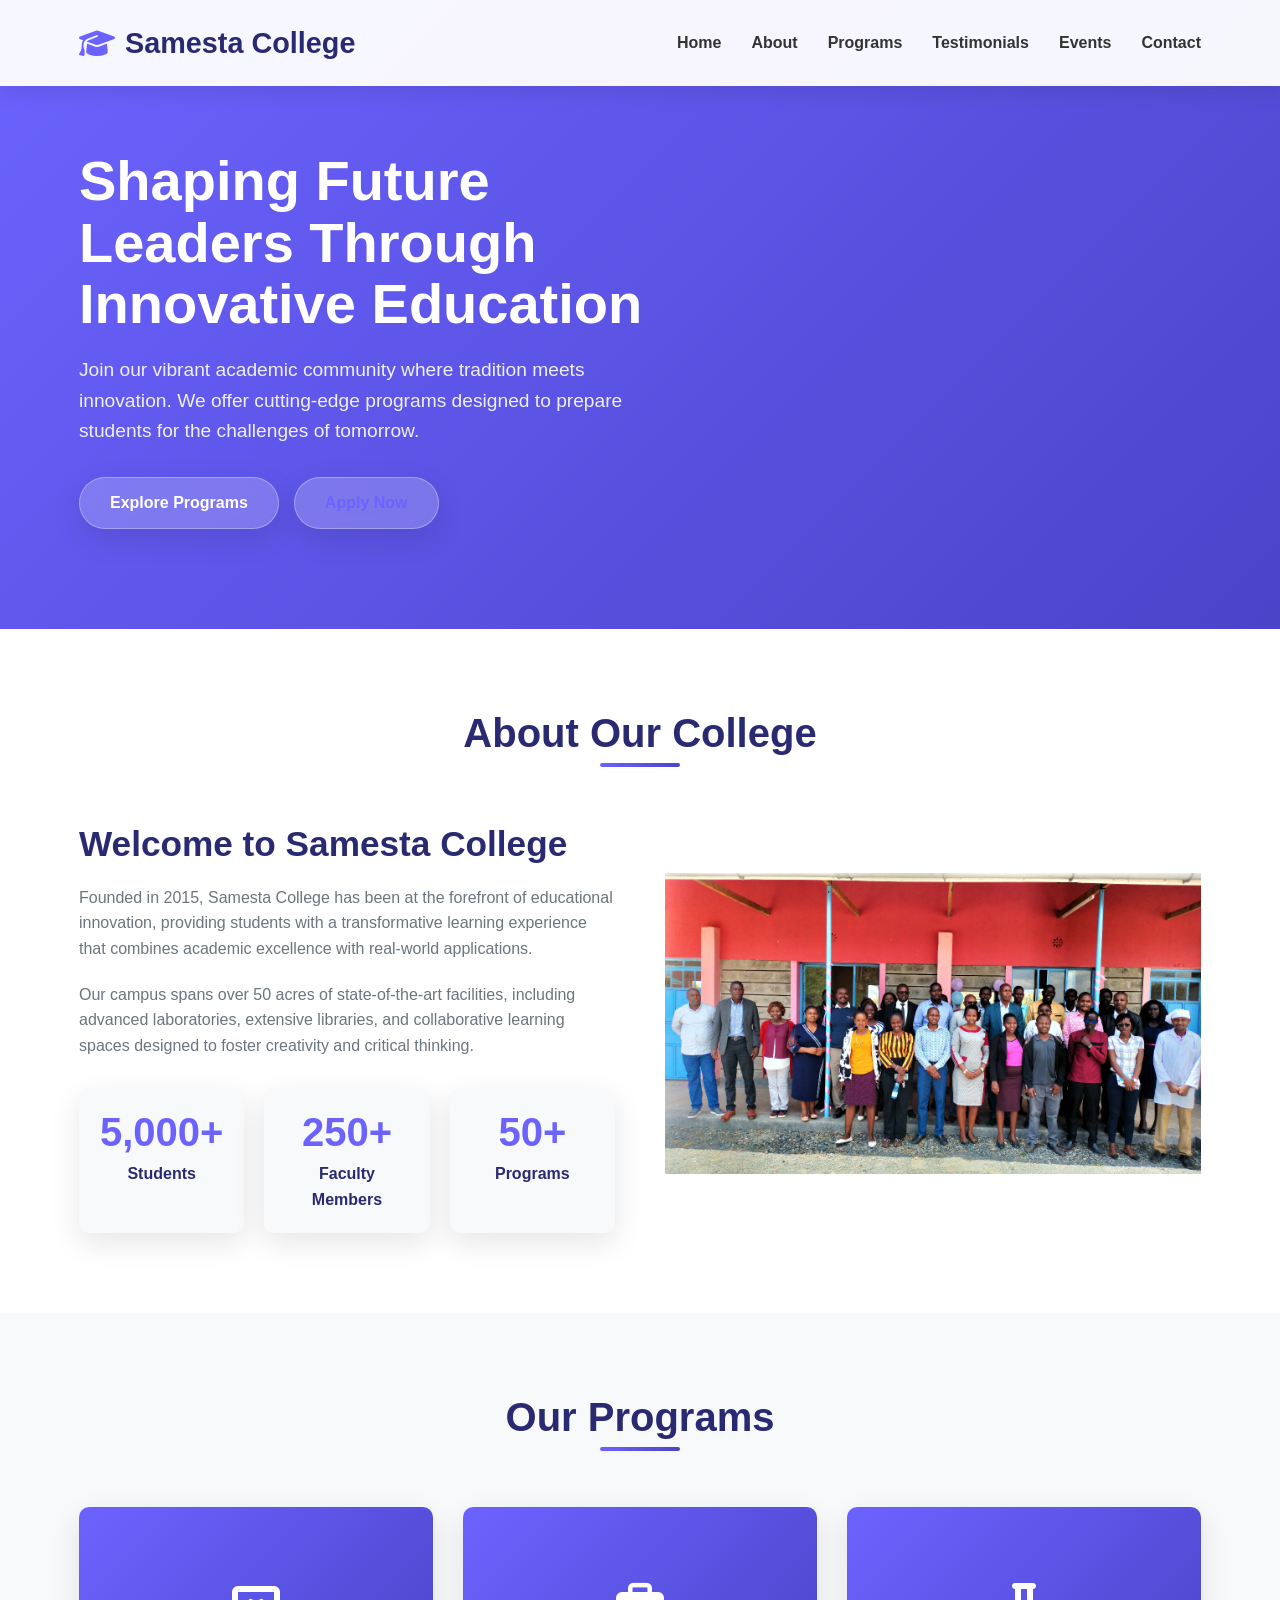
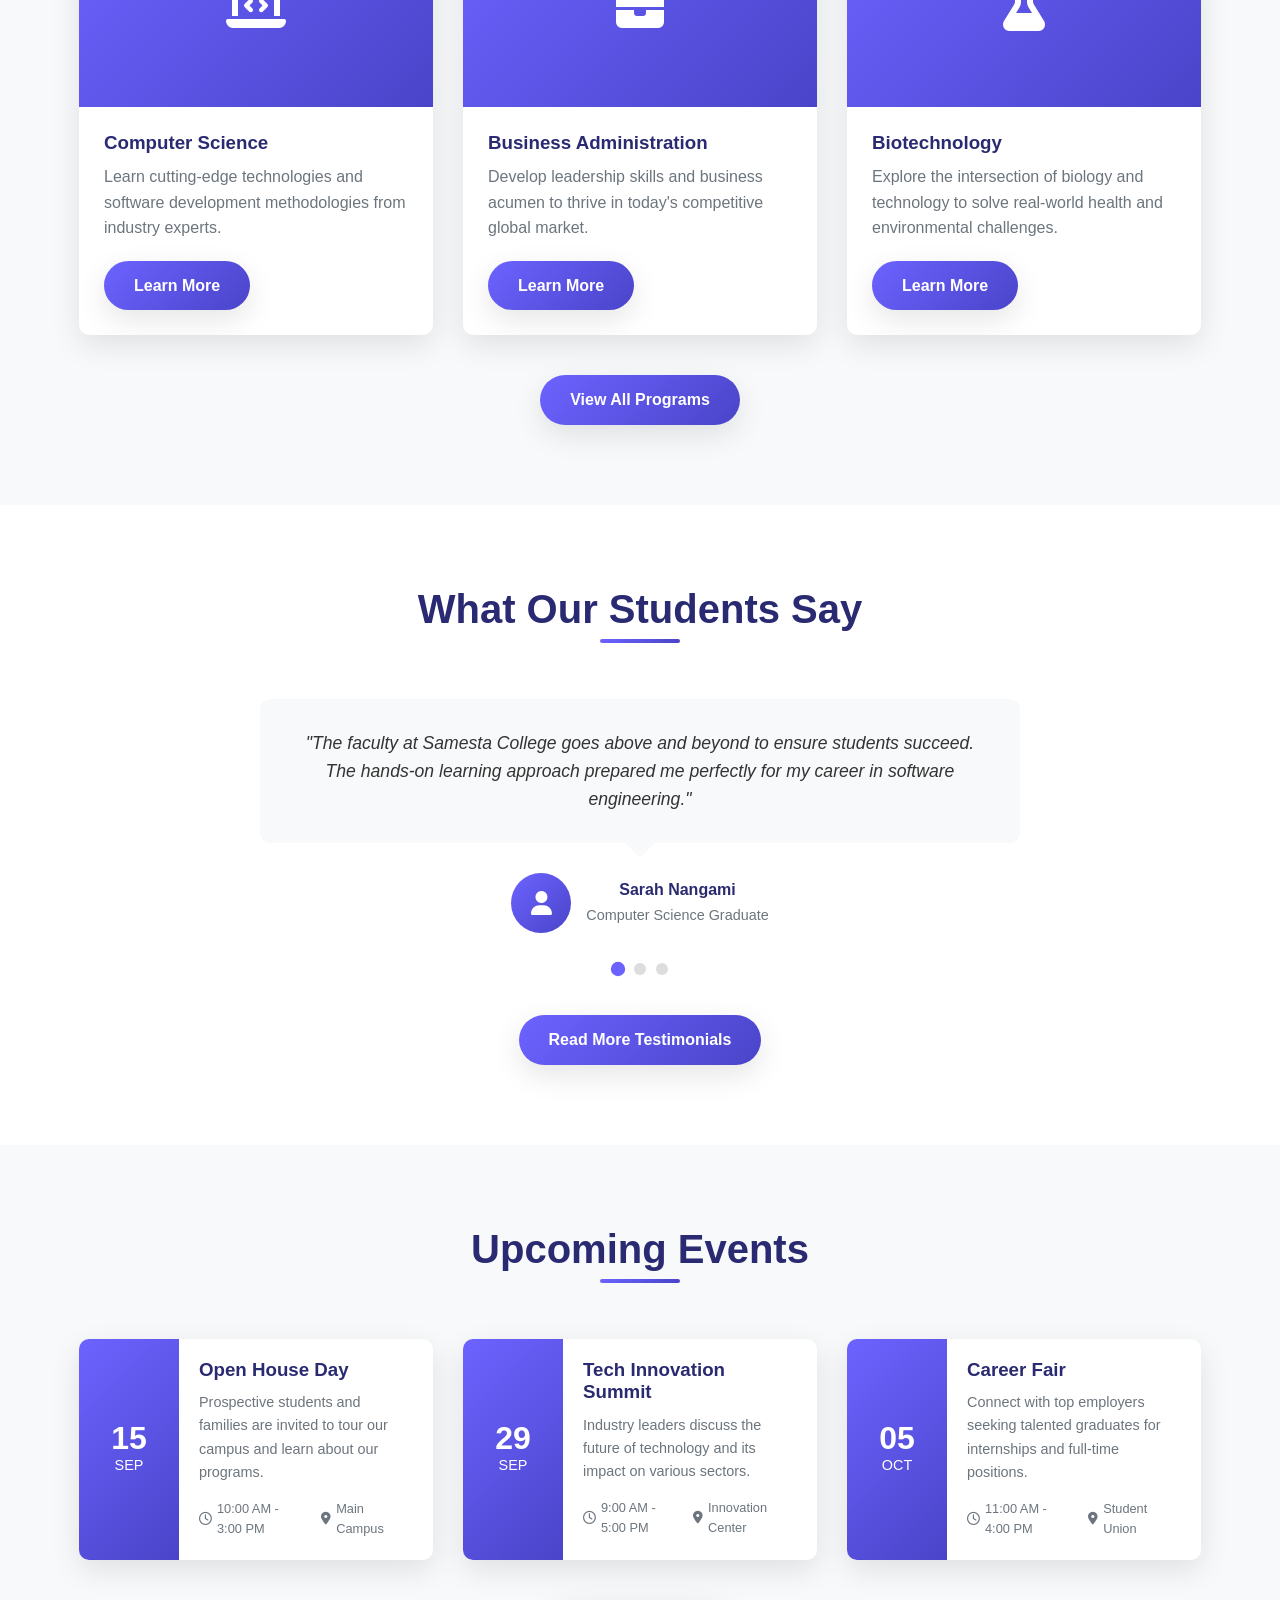
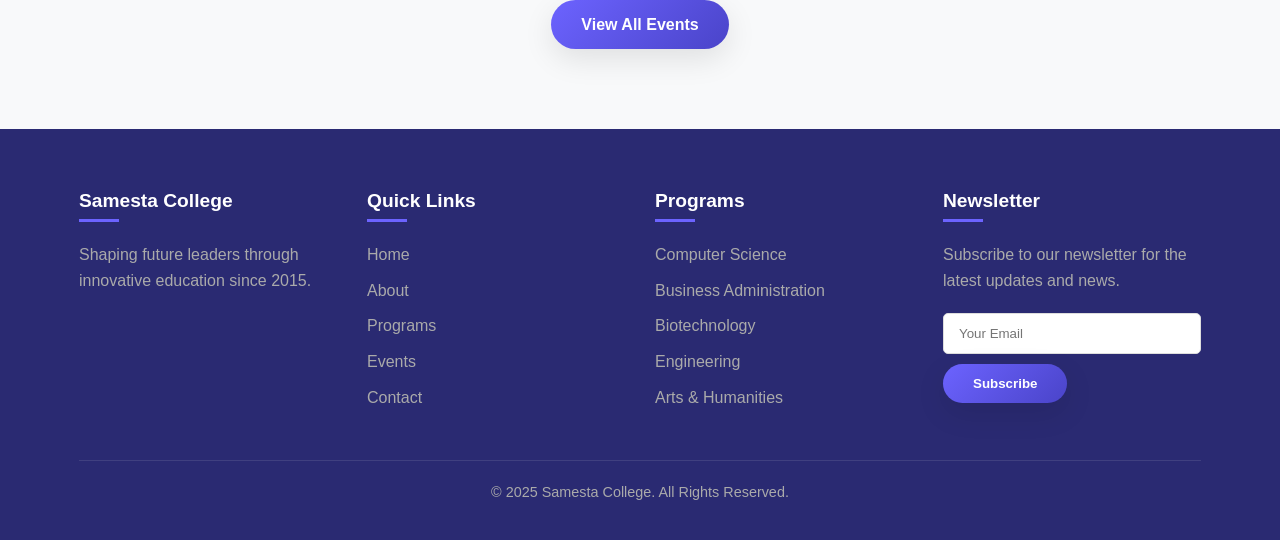
<file: index.html>
<!DOCTYPE html>
<html lang="en">
<head>
    <meta charset="UTF-8">
    <meta name="viewport" content="width=device-width, initial-scale=1.0">
    <title>Samesta College | Digital Education Experience</title>
    <link rel="stylesheet" href="https://cdnjs.cloudflare.com/ajax/libs/font-awesome/6.4.0/css/all.min.css">
    <link rel="stylesheet" href="styles/styles.css">
</head>
<body>
    <!-- Header & Navigation -->
    <header id="header">
        <div class="container">
            <nav class="navbar">
                <a href="index.html" class="logo"><i class="fas fa-graduation-cap"></i> Samesta College</a>
                <div class="menu-toggle" id="menu-toggle">
                    <i class="fas fa-bars"></i>
                </div>
                <ul class="nav-links" id="nav-links">
                    <li><a href="index.html">Home</a></li>
                    <li><a href="about.html">About</a></li>
                    <li><a href="programs.html">Programs</a></li>
                    <li><a href="testimonials.html">Testimonials</a></li>
                    <li><a href="events.html">Events</a></li>
                    <li><a href="contact.html">Contact</a></li>
                </ul>
            </nav>
        </div>
    </header>

    <!-- Hero Section -->
    <section class="hero" id="home">
        <div class="container">
            <div class="hero-content">
                <h1>Shaping Future Leaders Through Innovative Education</h1>
                <p>Join our vibrant academic community where tradition meets innovation. We offer cutting-edge programs designed to prepare students for the challenges of tomorrow.</p>
                <div class="hero-btns">
                    <a href="programs.html" class="btn">Explore Programs</a>
                    <a href="contact.html" class="btn btn-outline">Apply Now</a>
                </div>
            </div>
        </div>
    </section>

    <!-- About Section -->
    <section class="about" id="about">
        <div class="container">
            <div class="section-title">
                <h2>About Our College</h2>
            </div>
            <div class="about-content">
                <div class="about-text">
                    <h2>Welcome to Samesta College</h2>
                    <p>Founded in 2015, Samesta College has been at the forefront of educational innovation, providing students with a transformative learning experience that combines academic excellence with real-world applications.</p>
                    <p>Our campus spans over 50 acres of state-of-the-art facilities, including advanced laboratories, extensive libraries, and collaborative learning spaces designed to foster creativity and critical thinking.</p>
                    <div class="about-stats">
                        <div class="stat">
                            <h3>5,000+</h3>
                            <p>Students</p>
                        </div>
                        <div class="stat">
                            <h3>250+</h3>
                            <p>Faculty Members</p>
                        </div>
                        <div class="stat">
                            <h3>50+</h3>
                            <p>Programs</p>
                        </div>
                    </div>
                </div>
                <div class="about-image">
                    <img src="images/campus.jpg" alt="College Campus">
                </div>
            </div>
        </div>
    </section>

    <!-- Programs Section -->
    <section class="programs" id="programs">
        <div class="container">
            <div class="section-title">
                <h2>Our Programs</h2>
            </div>
            <div class="programs-grid">
                <div class="program-card">
                    <div class="program-img">
                        <i class="fas fa-laptop-code"></i>
                    </div>
                    <div class="program-content">
                        <h3>Computer Science</h3>
                        <p>Learn cutting-edge technologies and software development methodologies from industry experts.</p>
                        <a href="programs.html" class="btn">Learn More</a>
                    </div>
                </div>
                <div class="program-card">
                    <div class="program-img">
                        <i class="fas fa-briefcase"></i>
                    </div>
                    <div class="program-content">
                        <h3>Business Administration</h3>
                        <p>Develop leadership skills and business acumen to thrive in today's competitive global market.</p>
                        <a href="programs.html" class="btn">Learn More</a>
                    </div>
                </div>
                <div class="program-card">
                    <div class="program-img">
                        <i class="fas fa-flask"></i>
                    </div>
                    <div class="program-content">
                        <h3>Biotechnology</h3>
                        <p>Explore the intersection of biology and technology to solve real-world health and environmental challenges.</p>
                        <a href="programs.html" class="btn">Learn More</a>
                    </div>
                </div>
            </div>
            <div style="text-align: center; margin-top: 40px;">
                <a href="programs.html" class="btn">View All Programs</a>
            </div>
        </div>
    </section>

    <!-- Testimonials Section -->
    <section class="testimonials" id="testimonials">
        <div class="container">
            <div class="section-title">
                <h2>What Our Students Say</h2>
            </div>
            <div class="testimonial-carousel">
                <div class="testimonial-slide active">
                    <div class="testimonial-content">
                        <p>"The faculty at Samesta College goes above and beyond to ensure students succeed. The hands-on learning approach prepared me perfectly for my career in software engineering."</p>
                    </div>
                    <div class="testimonial-author">
                        <div class="author-img">
                            <i class="fas fa-user"></i>
                        </div>
                        <div class="author-info">
                            <h4>Sarah Nangami</h4>
                            <p>Computer Science Graduate</p>
                        </div>
                    </div>
                </div>
                <div class="testimonial-slide">
                    <div class="testimonial-content">
                        <p>"The diverse campus community and extensive extracurricular opportunities made my college experience unforgettable. I formed lifelong friendships and professional connections."</p>
                    </div>
                    <div class="testimonial-author">
                        <div class="author-img">
                            <i class="fas fa-user"></i>
                        </div>
                        <div class="author-info">
                            <h4>Michael Kariuki</h4>
                            <p>Business Administration Student</p>
                        </div>
                    </div>
                </div>
                <div class="testimonial-slide">
                    <div class="testimonial-content">
                        <p>"The research opportunities available to undergraduates at Modern College are exceptional. I was able to work on cutting-edge projects that directly impacted my field of study."</p>
                    </div>
                    <div class="testimonial-author">
                        <div class="author-img">
                            <i class="fas fa-user"></i>
                        </div>
                        <div class="author-info">
                            <h4>Emily Koki</h4>
                            <p>Biotechnology Major</p>
                        </div>
                    </div>
                </div>
                <div class="carousel-controls">
                    <span class="carousel-dot active" data-slide="0"></span>
                    <span class="carousel-dot" data-slide="1"></span>
                    <span class="carousel-dot" data-slide="2"></span>
                </div>
            </div>
            <div style="text-align: center; margin-top: 40px;">
                <a href="testimonials.html" class="btn">Read More Testimonials</a>
            </div>
        </div>
    </section>

    <!-- Events Section -->
    <section class="events" id="events">
        <div class="container">
            <div class="section-title">
                <h2>Upcoming Events</h2>
            </div>
            <div class="events-grid">
                <div class="event-card">
                    <div class="event-date">
                        <span class="day">15</span>
                        <span class="month">Sep</span>
                    </div>
                    <div class="event-content">
                        <h3>Open House Day</h3>
                        <p>Prospective students and families are invited to tour our campus and learn about our programs.</p>
                        <div class="event-meta">
                            <span><i class="far fa-clock"></i> 10:00 AM - 3:00 PM</span>
                            <span><i class="fas fa-map-marker-alt"></i> Main Campus</span>
                        </div>
                    </div>
                </div>
                <div class="event-card">
                    <div class="event-date">
                        <span class="day">29</span>
                        <span class="month">Sep</span>
                    </div>
                    <div class="event-content">
                        <h3>Tech Innovation Summit</h3>
                        <p>Industry leaders discuss the future of technology and its impact on various sectors.</p>
                        <div class="event-meta">
                            <span><i class="far fa-clock"></i> 9:00 AM - 5:00 PM</span>
                            <span><i class="fas fa-map-marker-alt"></i> Innovation Center</span>
                        </div>
                    </div>
                </div>
                <div class="event-card">
                    <div class="event-date">
                        <span class="day">05</span>
                        <span class="month">Oct</span>
                    </div>
                    <div class="event-content">
                        <h3>Career Fair</h3>
                        <p>Connect with top employers seeking talented graduates for internships and full-time positions.</p>
                        <div class="event-meta">
                            <span><i class="far fa-clock"></i> 11:00 AM - 4:00 PM</span>
                            <span><i class="fas fa-map-marker-alt"></i> Student Union</span>
                        </div>
                    </div>
                </div>
            </div>
            <div style="text-align: center; margin-top: 40px;">
                <a href="events.html" class="btn">View All Events</a>
            </div>
        </div>
    </section>

    <!-- Footer -->
    <footer>
        <div class="container">
            <div class="footer-content">
                <div class="footer-col">
                    <h3>Samesta College</h3>
                    <p>Shaping future leaders through innovative education since 2015.</p>
                </div>
                <div class="footer-col">
                    <h3>Quick Links</h3>
                    <ul class="footer-links">
                        <li><a href="index.html">Home</a></li>
                        <li><a href="about.html">About</a></li>
                        <li><a href="programs.html">Programs</a></li>
                        <li><a href="events.html">Events</a></li>
                        <li><a href="contact.html">Contact</a></li>
                    </ul>
                </div>
                <div class="footer-col">
                    <h3>Programs</h3>
                    <ul class="footer-links">
                        <li><a href="programs.html">Computer Science</a></li>
                        <li><a href="programs.html">Business Administration</a></li>
                        <li><a href="programs.html">Biotechnology</a></li>
                        <li><a href="programs.html">Engineering</a></li>
                        <li><a href="programs.html">Arts & Humanities</a></li>
                    </ul>
                </div>
                <div class="footer-col">
                    <h3>Newsletter</h3>
                    <p>Subscribe to our newsletter for the latest updates and news.</p>
                    <form class="newsletter-form">
                        <input type="email" placeholder="Your Email" class="form-control" style="margin-bottom: 10px;">
                        <button type="submit" class="btn">Subscribe</button>
                    </form>
                </div>
            </div>
            <div class="footer-bottom">
                <p>&copy; 2025 Samesta College. All Rights Reserved.</p>
            </div>
        </div>
    </footer>

    <script src="script/script.js"></script>
</body>
</html>
</file>
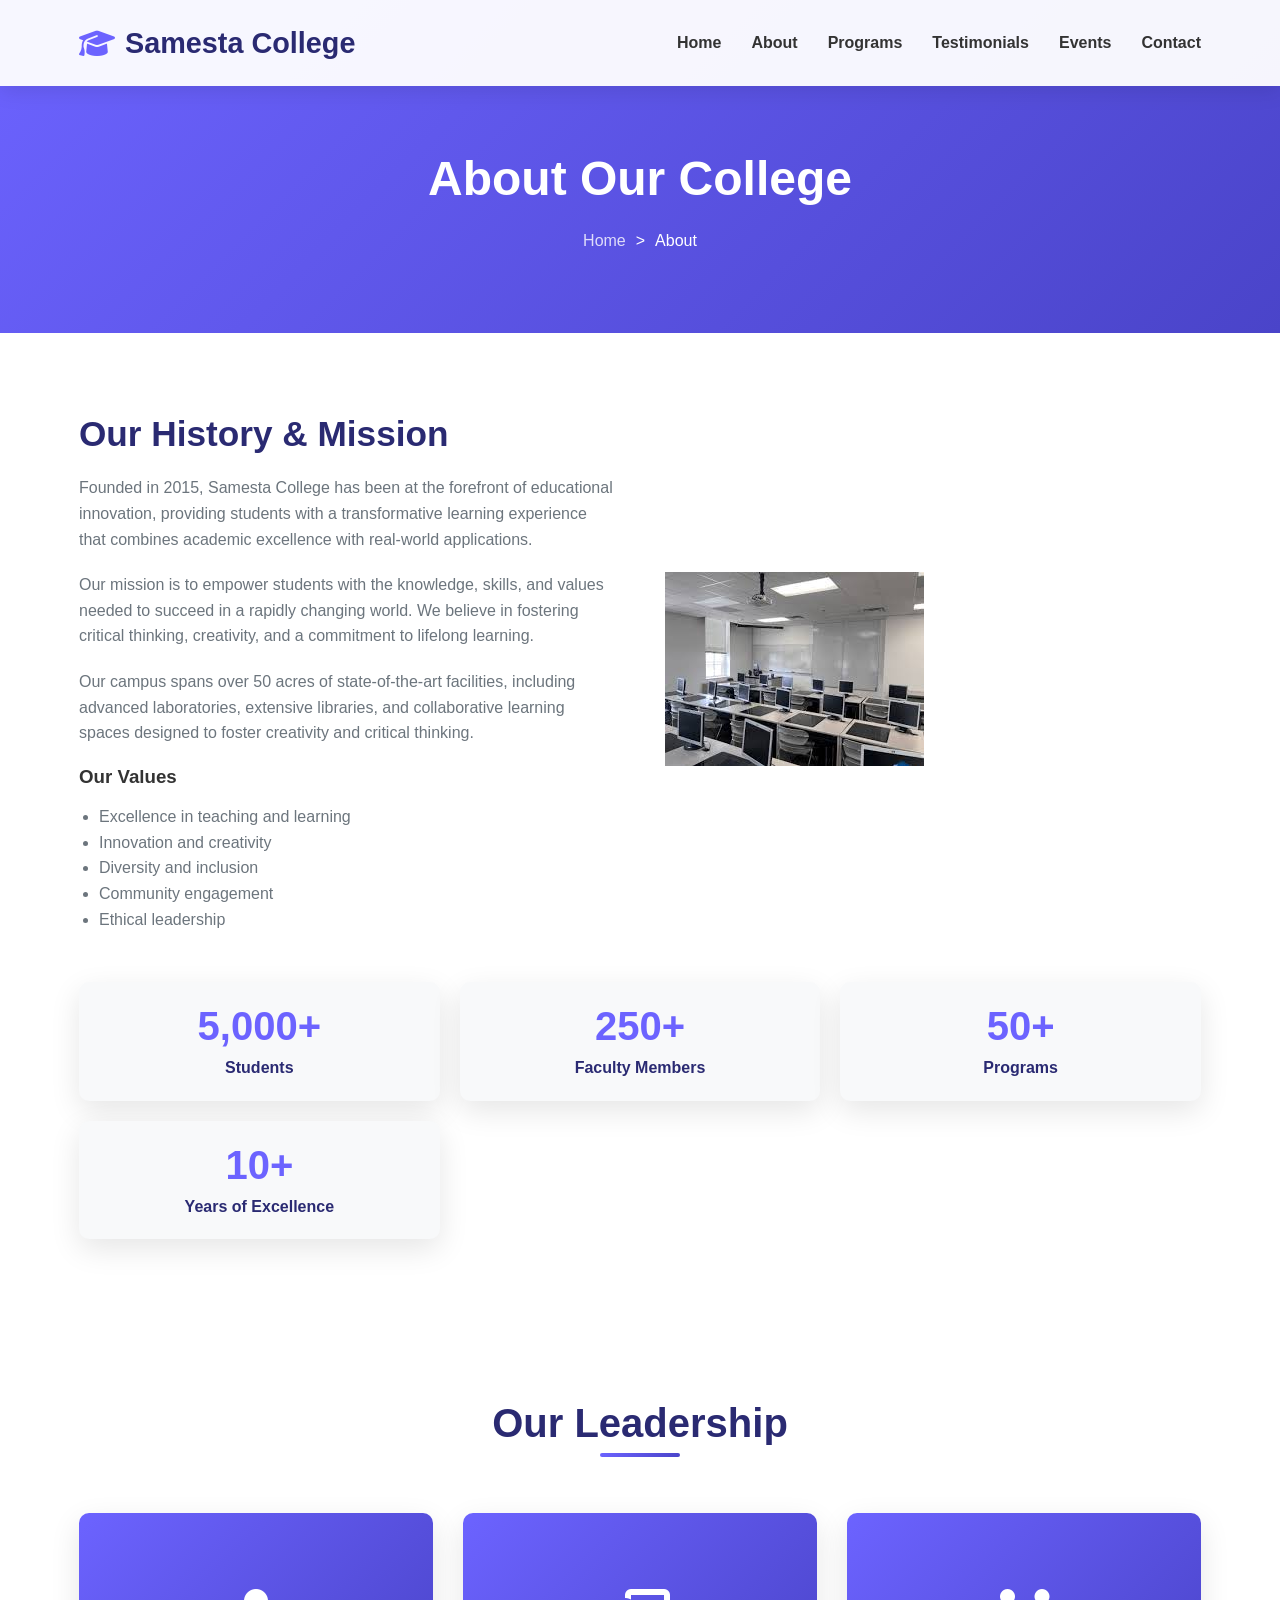
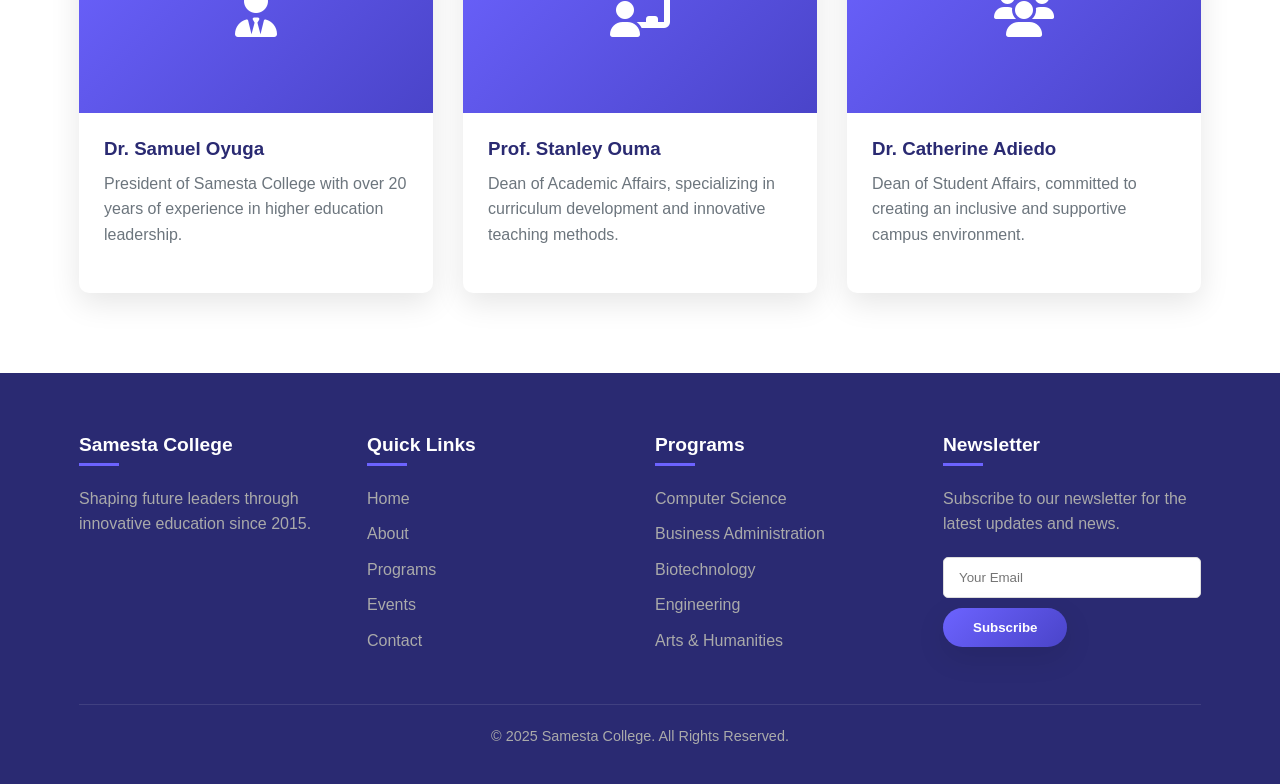
<file: about.html>
<!DOCTYPE html>
<html lang="en">
<head>
    <meta charset="UTF-8">
    <meta name="viewport" content="width=device-width, initial-scale=1.0">
    <title>About Us | Samesta College</title>
    <link rel="stylesheet" href="https://cdnjs.cloudflare.com/ajax/libs/font-awesome/6.4.0/css/all.min.css">
    <link rel="stylesheet" href="styles/styles.css">
</head>
<body>
    <!-- Header & Navigation -->
    <header id="header">
        <div class="container">
            <nav class="navbar">
                <a href="index.html" class="logo"><i class="fas fa-graduation-cap"></i> Samesta College</a>
                <div class="menu-toggle" id="menu-toggle">
                    <i class="fas fa-bars"></i>
                </div>
                <ul class="nav-links" id="nav-links">
                    <li><a href="index.html">Home</a></li>
                    <li><a href="about.html" class="active">About</a></li>
                    <li><a href="programs.html">Programs</a></li>
                    <li><a href="testimonials.html">Testimonials</a></li>
                    <li><a href="events.html">Events</a></li>
                    <li><a href="contact.html">Contact</a></li>
                </ul>
            </nav>
        </div>
    </header>

    <!-- Page Hero -->
    <section class="page-hero">
        <div class="container">
            <h1>About Our College</h1>
            <div class="breadcrumb">
                <a href="index.html">Home</a>
                <span>></span>
                <span>About</span>
            </div>
        </div>
    </section>

    <!-- About Content -->
    <section class="about">
        <div class="container">
            <div class="about-content">
                <div class="about-text">
                    <h2>Our History & Mission</h2>
                    <p>Founded in 2015, Samesta College has been at the forefront of educational innovation, providing students with a transformative learning experience that combines academic excellence with real-world applications.</p>
                    <p>Our mission is to empower students with the knowledge, skills, and values needed to succeed in a rapidly changing world. We believe in fostering critical thinking, creativity, and a commitment to lifelong learning.</p>
                    <p>Our campus spans over 50 acres of state-of-the-art facilities, including advanced laboratories, extensive libraries, and collaborative learning spaces designed to foster creativity and critical thinking.</p>
                    
                    <h3>Our Values</h3>
                    <ul style="list-style: disc; margin-left: 20px; color: var(--gray);">
                        <li>Excellence in teaching and learning</li>
                        <li>Innovation and creativity</li>
                        <li>Diversity and inclusion</li>
                        <li>Community engagement</li>
                        <li>Ethical leadership</li>
                    </ul>
                </div>
                <div class="about-image">
                    <img src="images/lab.jpeg" alt="College Campus">
                </div>
            </div>
            
            <div class="about-stats" style="margin-top: 50px;">
                <div class="stat">
                    <h3>5,000+</h3>
                    <p>Students</p>
                </div>
                <div class="stat">
                    <h3>250+</h3>
                    <p>Faculty Members</p>
                </div>
                <div class="stat">
                    <h3>50+</h3>
                    <p>Programs</p>
                </div>
                <div class="stat">
                    <h3>10+</h3>
                    <p>Years of Excellence</p>
                </div>
            </div>
        </div>
    </section>

    <!-- Leadership Section -->
    <section class="programs" style="background: white;">
        <div class="container">
            <div class="section-title">
                <h2>Our Leadership</h2>
            </div>
            <div class="programs-grid">
                <div class="program-card">
                    <div class="program-img">
                        <i class="fas fa-user-tie"></i>
                    </div>
                    <div class="program-content">
                        <h3>Dr. Samuel Oyuga</h3>
                        <p>President of Samesta College with over 20 years of experience in higher education leadership.</p>
                    </div>
                </div>
                <div class="program-card">
                    <div class="program-img">
                        <i class="fas fa-chalkboard-teacher"></i>
                    </div>
                    <div class="program-content">
                        <h3>Prof. Stanley Ouma</h3>
                        <p>Dean of Academic Affairs, specializing in curriculum development and innovative teaching methods.</p>
                    </div>
                </div>
                <div class="program-card">
                    <div class="program-img">
                        <i class="fas fa-users"></i>
                    </div>
                    <div class="program-content">
                        <h3>Dr. Catherine Adiedo</h3>
                        <p>Dean of Student Affairs, committed to creating an inclusive and supportive campus environment.</p>
                    </div>
                </div>
            </div>
        </div>
    </section>

    <!-- Footer -->
    <footer>
        <div class="container">
            <div class="footer-content">
                <div class="footer-col">
                    <h3>Samesta College</h3>
                    <p>Shaping future leaders through innovative education since 2015.</p>
                </div>
                <div class="footer-col">
                    <h3>Quick Links</h3>
                    <ul class="footer-links">
                        <li><a href="index.html">Home</a></li>
                        <li><a href="about.html">About</a></li>
                        <li><a href="programs.html">Programs</a></li>
                        <li><a href="events.html">Events</a></li>
                        <li><a href="contact.html">Contact</a></li>
                    </ul>
                </div>
                <div class="footer-col">
                    <h3>Programs</h3>
                    <ul class="footer-links">
                        <li><a href="programs.html">Computer Science</a></li>
                        <li><a href="programs.html">Business Administration</a></li>
                        <li><a href="programs.html">Biotechnology</a></li>
                        <li><a href="programs.html">Engineering</a></li>
                        <li><a href="programs.html">Arts & Humanities</a></li>
                    </ul>
                </div>
                <div class="footer-col">
                    <h3>Newsletter</h3>
                    <p>Subscribe to our newsletter for the latest updates and news.</p>
                    <form class="newsletter-form">
                        <input type="email" placeholder="Your Email" class="form-control" style="margin-bottom: 10px;">
                        <button type="submit" class="btn">Subscribe</button>
                    </form>
                </div>
            </div>
            <div class="footer-bottom">
                <p>&copy; 2025 Samesta College. All Rights Reserved.</p>
            </div>
        </div>
    </footer>

    <script src="script/script.js"></script>
</body>
</html>
</file>
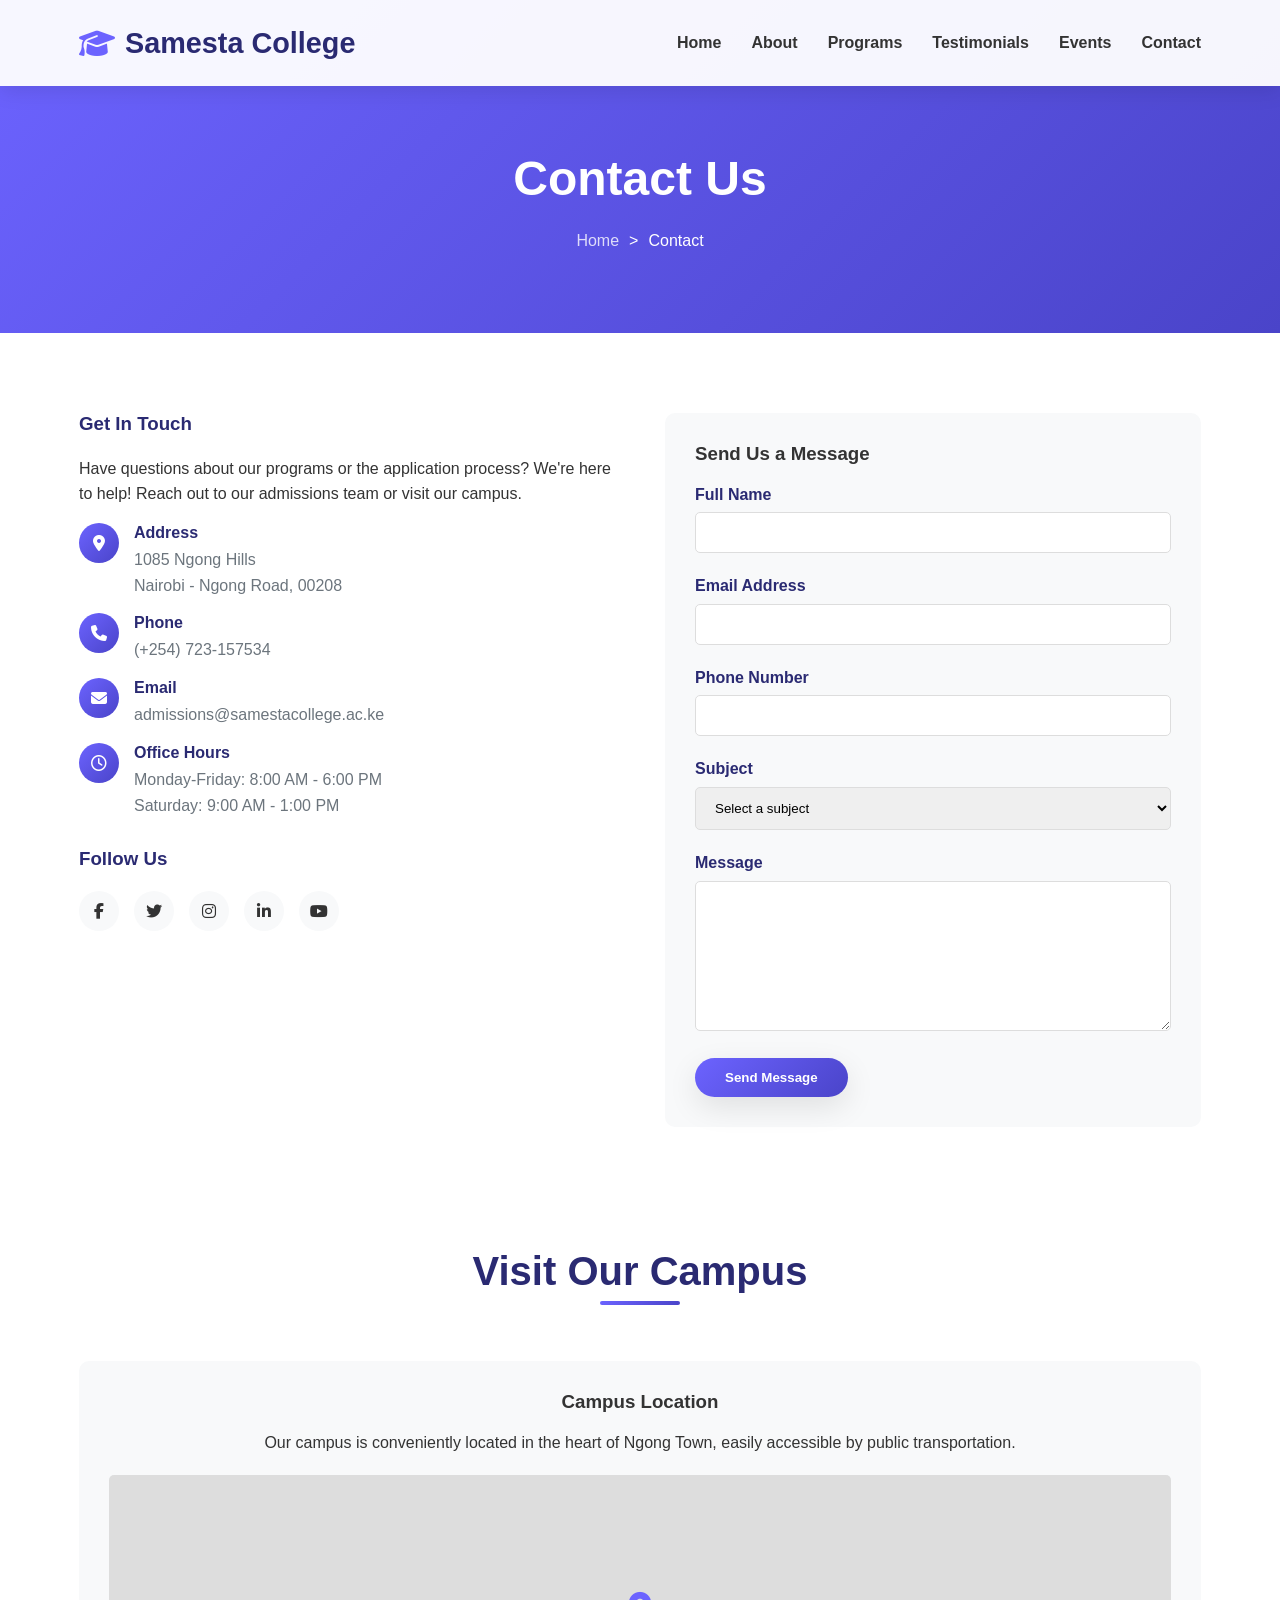
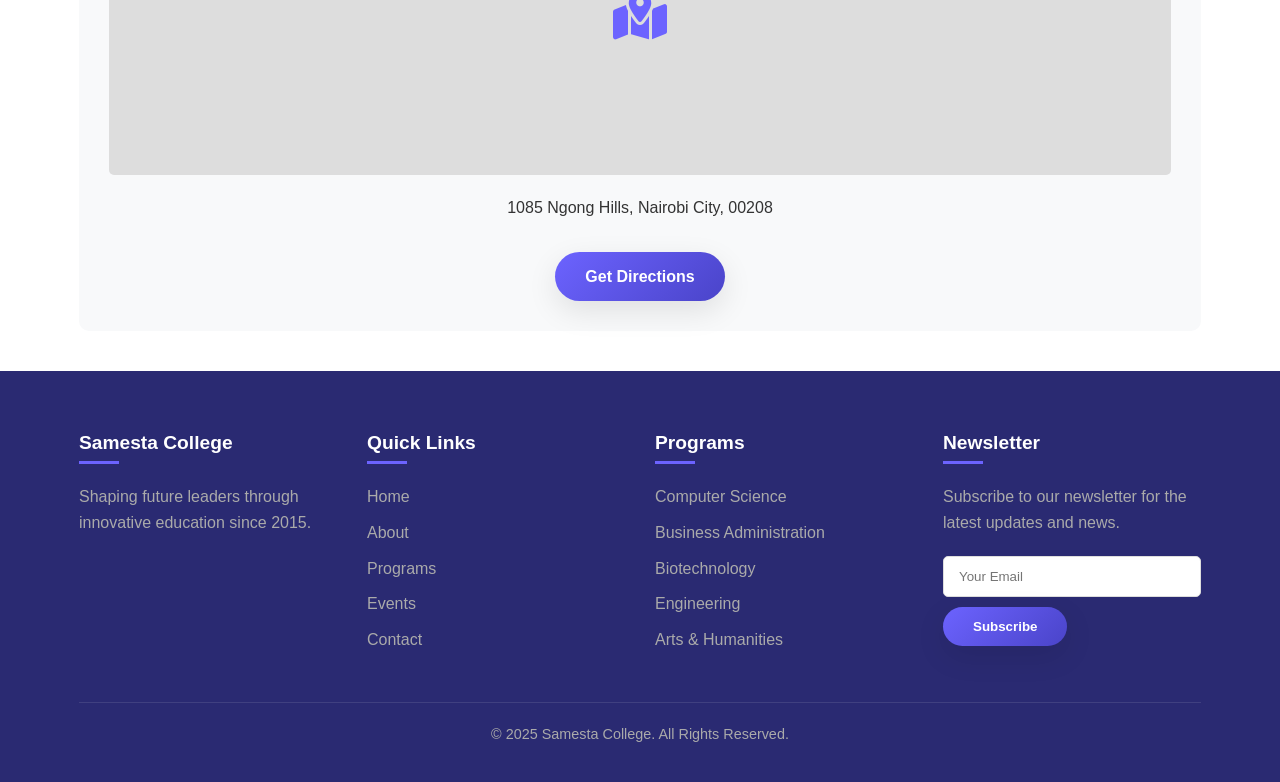
<file: contact.html>
<!DOCTYPE html>
<html lang="en">
<head>
    <meta charset="UTF-8">
    <meta name="viewport" content="width=device-width, initial-scale=1.0">
    <title>Contact Us | Samesta College</title>
    <link rel="stylesheet" href="https://cdnjs.cloudflare.com/ajax/libs/font-awesome/6.4.0/css/all.min.css">
    <link rel="stylesheet" href="styles/styles.css">
</head>
<body>
    <!-- Header & Navigation -->
    <header id="header">
        <div class="container">
            <nav class="navbar">
                <a href="index.html" class="logo"><i class="fas fa-graduation-cap"></i> Samesta College</a>
                <div class="menu-toggle" id="menu-toggle">
                    <i class="fas fa-bars"></i>
                </div>
                <ul class="nav-links" id="nav-links">
                    <li><a href="index.html">Home</a></li>
                    <li><a href="about.html">About</a></li>
                    <li><a href="programs.html">Programs</a></li>
                    <li><a href="testimonials.html">Testimonials</a></li>
                    <li><a href="events.html">Events</a></li>
                    <li><a href="contact.html" class="active">Contact</a></li>
                </ul>
            </nav>
        </div>
    </header>

    <!-- Page Hero -->
    <section class="page-hero">
        <div class="container">
            <h1>Contact Us</h1>
            <div class="breadcrumb">
                <a href="index.html">Home</a>
                <span>></span>
                <span>Contact</span>
            </div>
        </div>
    </section>

    <!-- Contact Section -->
    <section class="contact">
        <div class="container">
            <div class="contact-content">
                <div class="contact-info">
                    <h3>Get In Touch</h3>
                    <p>Have questions about our programs or the application process? We're here to help! Reach out to our admissions team or visit our campus.</p>
                    <div class="contact-details">
                        <div class="contact-item">
                            <div class="contact-icon">
                                <i class="fas fa-map-marker-alt"></i>
                            </div>
                            <div class="contact-text">
                                <h4>Address</h4>
                                <p>1085 Ngong Hills<br>Nairobi - Ngong Road, 00208</p>
                            </div>
                        </div>
                        <div class="contact-item">
                            <div class="contact-icon">
                                <i class="fas fa-phone"></i>
                            </div>
                            <div class="contact-text">
                                <h4>Phone</h4>
                                <p>(+254) 723-157534</p>
                            </div>
                        </div>
                        <div class="contact-item">
                            <div class="contact-icon">
                                <i class="fas fa-envelope"></i>
                            </div>
                            <div class="contact-text">
                                <h4>Email</h4>
                                <p>admissions@samestacollege.ac.ke</p>
                            </div>
                        </div>
                        <div class="contact-item">
                            <div class="contact-icon">
                                <i class="far fa-clock"></i>
                            </div>
                            <div class="contact-text">
                                <h4>Office Hours</h4>
                                <p>Monday-Friday: 8:00 AM - 6:00 PM<br>Saturday: 9:00 AM - 1:00 PM</p>
                            </div>
                        </div>
                    </div>
                    <h3>Follow Us</h3>
                    <div class="social-links">
                        <a href="#"><i class="fab fa-facebook-f"></i></a>
                        <a href="#"><i class="fab fa-twitter"></i></a>
                        <a href="#"><i class="fab fa-instagram"></i></a>
                        <a href="#"><i class="fab fa-linkedin-in"></i></a>
                        <a href="#"><i class="fab fa-youtube"></i></a>
                    </div>
                </div>
                <div class="contact-form">
                    <h3>Send Us a Message</h3>
                    <form id="contactForm">
                        <div class="form-group">
                            <label for="name">Full Name</label>
                            <input type="text" id="name" class="form-control" required>
                        </div>
                        <div class="form-group">
                            <label for="email">Email Address</label>
                            <input type="email" id="email" class="form-control" required>
                        </div>
                        <div class="form-group">
                            <label for="phone">Phone Number</label>
                            <input type="tel" id="phone" class="form-control">
                        </div>
                        <div class="form-group">
                            <label for="subject">Subject</label>
                            <select id="subject" class="form-control" required>
                                <option value="">Select a subject</option>
                                <option value="admissions">Admissions Inquiry</option>
                                <option value="programs">Program Information</option>
                                <option value="financial">Financial Aid</option>
                                <option value="campus">Campus Visit</option>
                                <option value="other">Other</option>
                            </select>
                        </div>
                        <div class="form-group">
                            <label for="message">Message</label>
                            <textarea id="message" class="form-control" required></textarea>
                        </div>
                        <button type="submit" class="btn">Send Message</button>
                    </form>
                </div>
            </div>
        </div>
    </section>

    <!-- Map Section -->
    <section class="programs" style="background: white; padding: 40px 0;">
        <div class="container">
            <div class="section-title">
                <h2>Visit Our Campus</h2>
            </div>
            <div style="background: var(--light); padding: 30px; border-radius: 10px; text-align: center;">
                <h3>Campus Location</h3>
                <p>Our campus is conveniently located in the heart of Ngong Town, easily accessible by public transportation.</p>
                <div style="height: 300px; background: #ddd; border-radius: 5px; display: flex; align-items: center; justify-content: center; margin-top: 20px;">
                    <p><i class="fas fa-map-marked-alt" style="font-size: 3rem; color: var(--primary);"></i></p>
                </div>
                <p style="margin-top: 20px;">1085 Ngong Hills, Nairobi City, 00208</p>
                <a href="#" class="btn" style="margin-top: 15px;">Get Directions</a>
            </div>
        </div>
    </section>

    <!-- Footer -->
    <footer>
        <div class="container">
            <div class="footer-content">
                <div class="footer-col">
                    <h3>Samesta College</h3>
                    <p>Shaping future leaders through innovative education since 2015.</p>
                </div>
                <div class="footer-col">
                    <h3>Quick Links</h3>
                    <ul class="footer-links">
                        <li><a href="index.html">Home</a></li>
                        <li><a href="about.html">About</a></li>
                        <li><a href="programs.html">Programs</a></li>
                        <li><a href="events.html">Events</a></li>
                        <li><a href="contact.html">Contact</a></li>
                    </ul>
                </div>
                <div class="footer-col">
                    <h3>Programs</h3>
                    <ul class="footer-links">
                        <li><a href="programs.html">Computer Science</a></li>
                        <li><a href="programs.html">Business Administration</a></li>
                        <li><a href="programs.html">Biotechnology</a></li>
                        <li><a href="programs.html">Engineering</a></li>
                        <li><a href="programs.html">Arts & Humanities</a></li>
                    </ul>
                </div>
                <div class="footer-col">
                    <h3>Newsletter</h3>
                    <p>Subscribe to our newsletter for the latest updates and news.</p>
                    <form class="newsletter-form">
                        <input type="email" placeholder="Your Email" class="form-control" style="margin-bottom: 10px;">
                        <button type="submit" class="btn">Subscribe</button>
                    </form>
                </div>
            </div>
            <div class="footer-bottom">
                <p>&copy; 2025 Samesta College. All Rights Reserved.</p>
            </div>
        </div>
    </footer>

    <script src="script/script.js"></script>
</body>
</html>
</file>
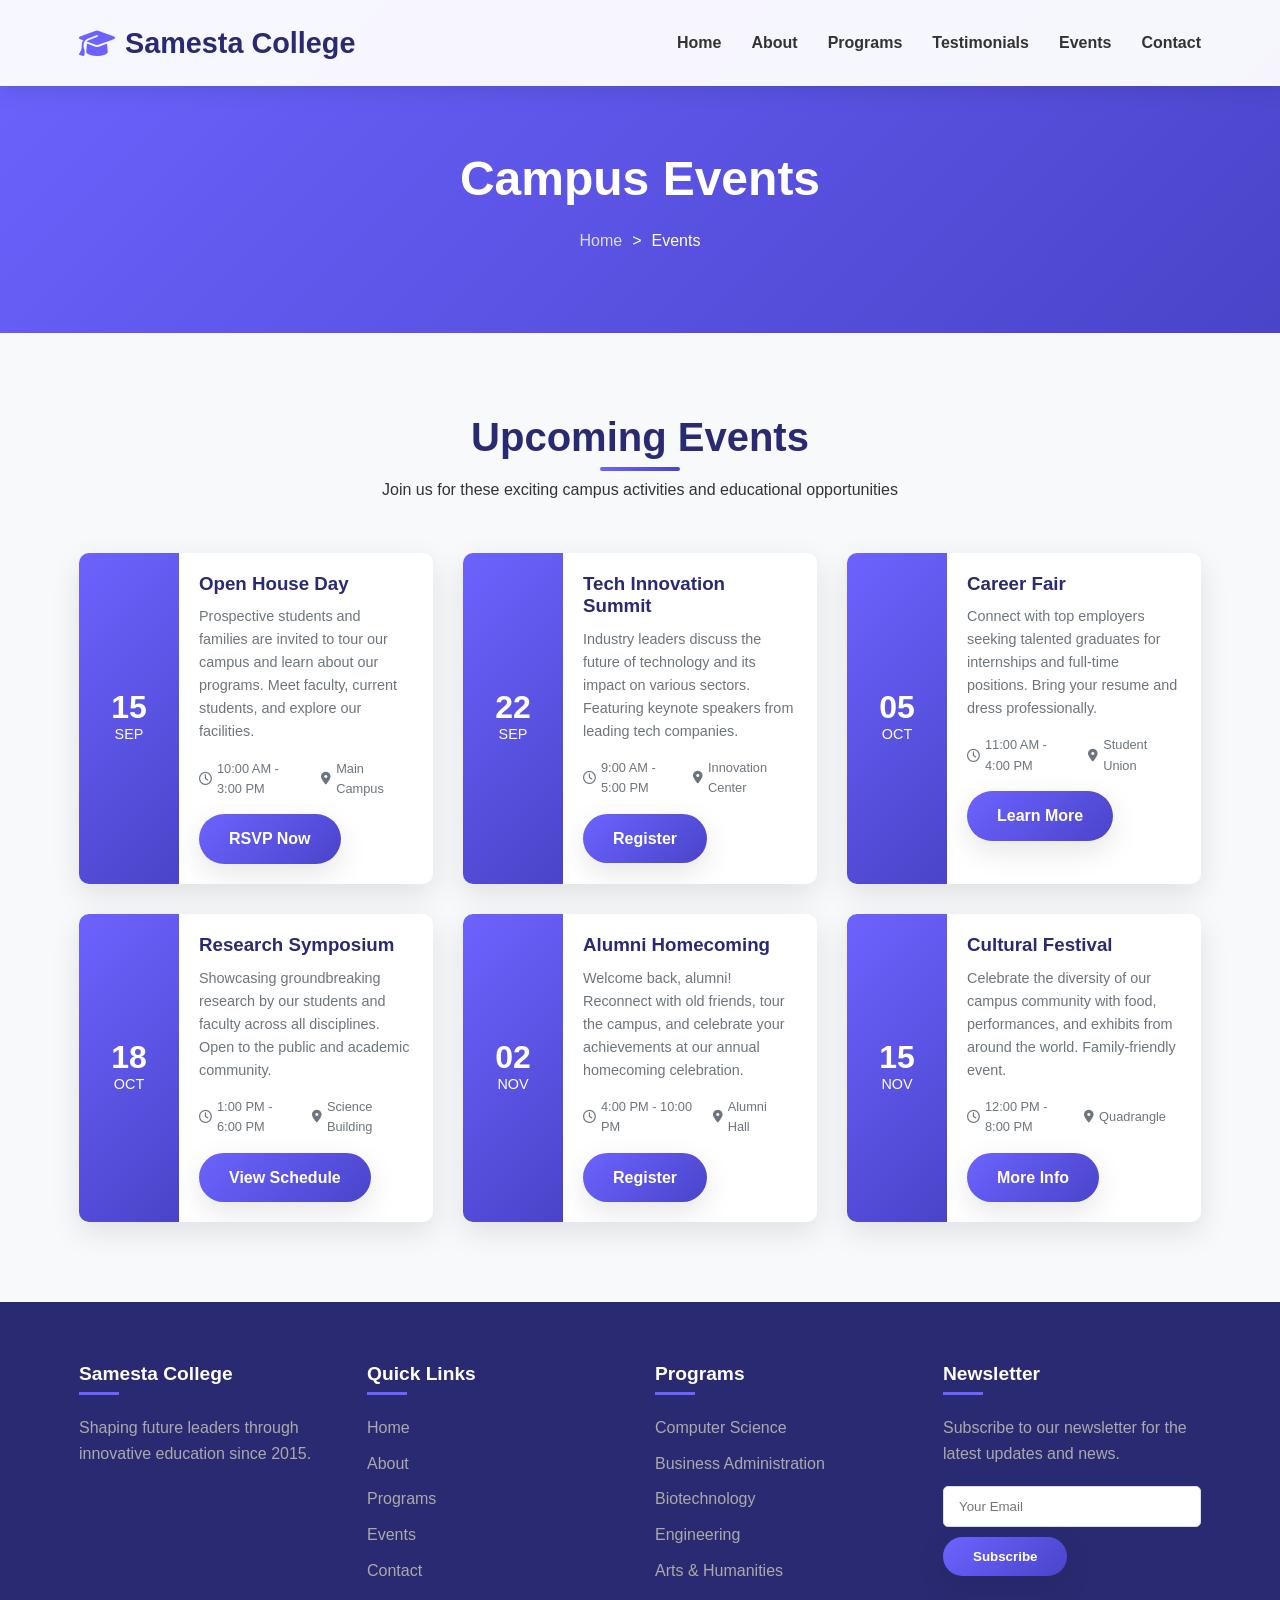
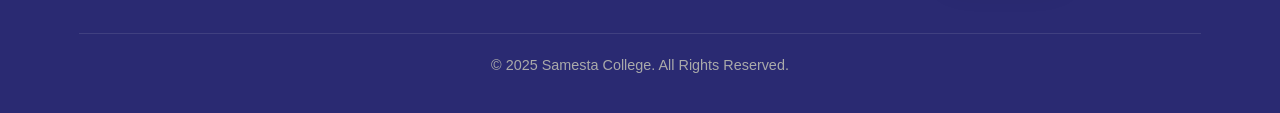
<file: events.html>
<!DOCTYPE html>
<html lang="en">
<head>
    <meta charset="UTF-8">
    <meta name="viewport" content="width=device-width, initial-scale=1.0">
    <title>Campus Events | Samesta College</title>
    <link rel="stylesheet" href="https://cdnjs.cloudflare.com/ajax/libs/font-awesome/6.4.0/css/all.min.css">
    <link rel="stylesheet" href="styles/styles.css">
</head>
<body>
    <!-- Header & Navigation -->
    <header id="header">
        <div class="container">
            <nav class="navbar">
                <a href="index.html" class="logo"><i class="fas fa-graduation-cap"></i> Samesta College</a>
                <div class="menu-toggle" id="menu-toggle">
                    <i class="fas fa-bars"></i>
                </div>
                <ul class="nav-links" id="nav-links">
                    <li><a href="index.html">Home</a></li>
                    <li><a href="about.html">About</a></li>
                    <li><a href="programs.html">Programs</a></li>
                    <li><a href="testimonials.html">Testimonials</a></li>
                    <li><a href="events.html" class="active">Events</a></li>
                    <li><a href="contact.html">Contact</a></li>
                </ul>
            </nav>
        </div>
    </header>

    <!-- Page Hero -->
    <section class="page-hero">
        <div class="container">
            <h1>Campus Events</h1>
            <div class="breadcrumb">
                <a href="index.html">Home</a>
                <span>></span>
                <span>Events</span>
            </div>
        </div>
    </section>

    <!-- Events Section -->
    <section class="events">
        <div class="container">
            <div class="section-title">
                <h2>Upcoming Events</h2>
                <p>Join us for these exciting campus activities and educational opportunities</p>
            </div>
            <div class="events-grid">
                <div class="event-card">
                    <div class="event-date">
                        <span class="day">15</span>
                        <span class="month">Sep</span>
                    </div>
                    <div class="event-content">
                        <h3>Open House Day</h3>
                        <p>Prospective students and families are invited to tour our campus and learn about our programs. Meet faculty, current students, and explore our facilities.</p>
                        <div class="event-meta">
                            <span><i class="far fa-clock"></i> 10:00 AM - 3:00 PM</span>
                            <span><i class="fas fa-map-marker-alt"></i> Main Campus</span>
                        </div>
                        <a href="#" class="btn" style="margin-top: 15px;">RSVP Now</a>
                    </div>
                </div>
                <div class="event-card">
                    <div class="event-date">
                        <span class="day">22</span>
                        <span class="month">Sep</span>
                    </div>
                    <div class="event-content">
                        <h3>Tech Innovation Summit</h3>
                        <p>Industry leaders discuss the future of technology and its impact on various sectors. Featuring keynote speakers from leading tech companies.</p>
                        <div class="event-meta">
                            <span><i class="far fa-clock"></i> 9:00 AM - 5:00 PM</span>
                            <span><i class="fas fa-map-marker-alt"></i> Innovation Center</span>
                        </div>
                        <a href="#" class="btn" style="margin-top: 15px;">Register</a>
                    </div>
                </div>
                <div class="event-card">
                    <div class="event-date">
                        <span class="day">05</span>
                        <span class="month">Oct</span>
                    </div>
                    <div class="event-content">
                        <h3>Career Fair</h3>
                        <p>Connect with top employers seeking talented graduates for internships and full-time positions. Bring your resume and dress professionally.</p>
                        <div class="event-meta">
                            <span><i class="far fa-clock"></i> 11:00 AM - 4:00 PM</span>
                            <span><i class="fas fa-map-marker-alt"></i> Student Union</span>
                        </div>
                        <a href="#" class="btn" style="margin-top: 15px;">Learn More</a>
                    </div>
                </div>
                <div class="event-card">
                    <div class="event-date">
                        <span class="day">18</span>
                        <span class="month">Oct</span>
                    </div>
                    <div class="event-content">
                        <h3>Research Symposium</h3>
                        <p>Showcasing groundbreaking research by our students and faculty across all disciplines. Open to the public and academic community.</p>
                        <div class="event-meta">
                            <span><i class="far fa-clock"></i> 1:00 PM - 6:00 PM</span>
                            <span><i class="fas fa-map-marker-alt"></i> Science Building</span>
                        </div>
                        <a href="#" class="btn" style="margin-top: 15px;">View Schedule</a>
                    </div>
                </div>
                <div class="event-card">
                    <div class="event-date">
                        <span class="day">02</span>
                        <span class="month">Nov</span>
                    </div>
                    <div class="event-content">
                        <h3>Alumni Homecoming</h3>
                        <p>Welcome back, alumni! Reconnect with old friends, tour the campus, and celebrate your achievements at our annual homecoming celebration.</p>
                        <div class="event-meta">
                            <span><i class="far fa-clock"></i> 4:00 PM - 10:00 PM</span>
                            <span><i class="fas fa-map-marker-alt"></i> Alumni Hall</span>
                        </div>
                        <a href="#" class="btn" style="margin-top: 15px;">Register</a>
                    </div>
                </div>
                <div class="event-card">
                    <div class="event-date">
                        <span class="day">15</span>
                        <span class="month">Nov</span>
                    </div>
                    <div class="event-content">
                        <h3>Cultural Festival</h3>
                        <p>Celebrate the diversity of our campus community with food, performances, and exhibits from around the world. Family-friendly event.</p>
                        <div class="event-meta">
                            <span><i class="far fa-clock"></i> 12:00 PM - 8:00 PM</span>
                            <span><i class="fas fa-map-marker-alt"></i> Quadrangle</span>
                        </div>
                        <a href="#" class="btn" style="margin-top: 15px;">More Info</a>
                    </div>
                </div>
            </div>
        </div>
    </section>

    <!-- Footer -->
    <footer>
        <div class="container">
            <div class="footer-content">
                <div class="footer-col">
                    <h3>Samesta College</h3>
                    <p>Shaping future leaders through innovative education since 2015.</p>
                </div>
                <div class="footer-col">
                    <h3>Quick Links</h3>
                    <ul class="footer-links">
                        <li><a href="index.html">Home</a></li>
                        <li><a href="about.html">About</a></li>
                        <li><a href="programs.html">Programs</a></li>
                        <li><a href="events.html">Events</a></li>
                        <li><a href="contact.html">Contact</a></li>
                    </ul>
                </div>
                <div class="footer-col">
                    <h3>Programs</h3>
                    <ul class="footer-links">
                        <li><a href="programs.html">Computer Science</a></li>
                        <li><a href="programs.html">Business Administration</a></li>
                        <li><a href="programs.html">Biotechnology</a></li>
                        <li><a href="programs.html">Engineering</a></li>
                        <li><a href="programs.html">Arts & Humanities</a></li>
                    </ul>
                </div>
                <div class="footer-col">
                    <h3>Newsletter</h3>
                    <p>Subscribe to our newsletter for the latest updates and news.</p>
                    <form class="newsletter-form">
                        <input type="email" placeholder="Your Email" class="form-control" style="margin-bottom: 10px;">
                        <button type="submit" class="btn">Subscribe</button>
                    </form>
                </div>
            </div>
            <div class="footer-bottom">
                <p>&copy; 2025 Samesta College. All Rights Reserved.</p>
            </div>
        </div>
    </footer>

    <script src="script/script.js"></script>
</body>
</html>
</file>
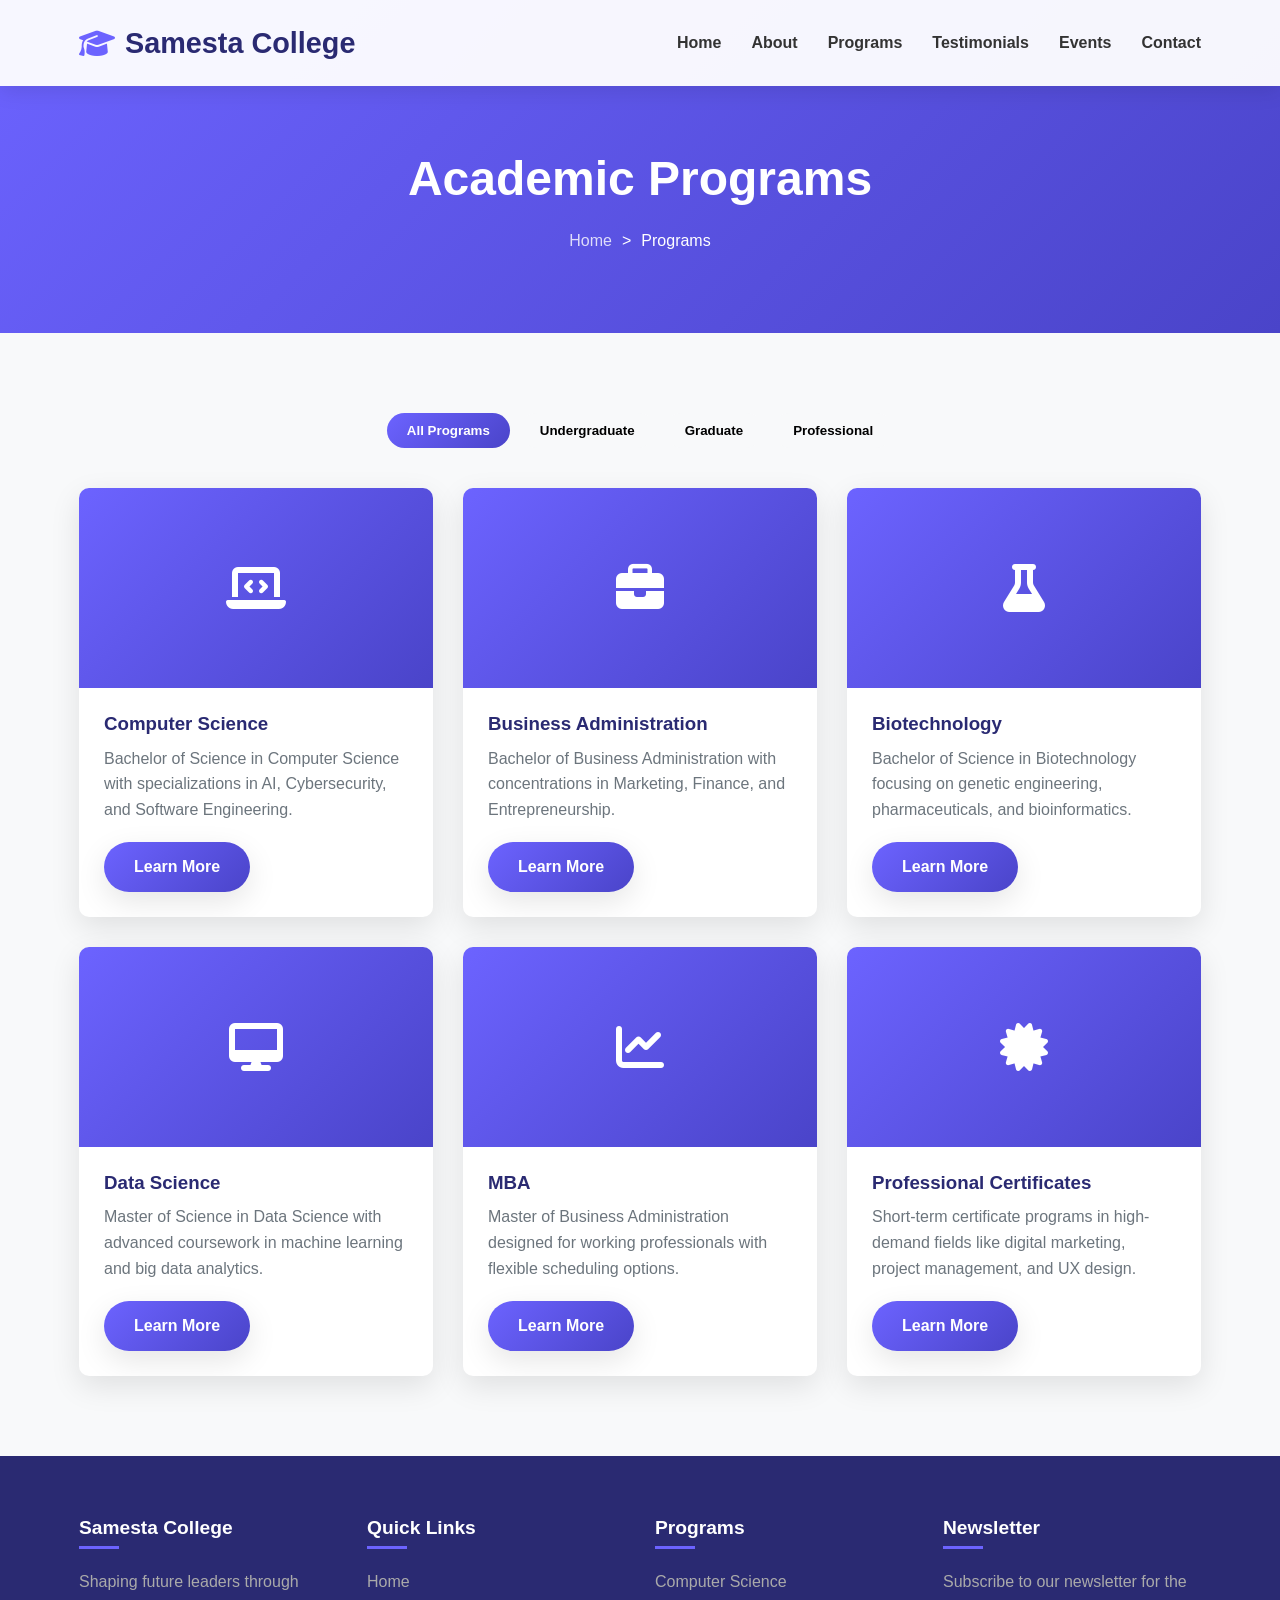
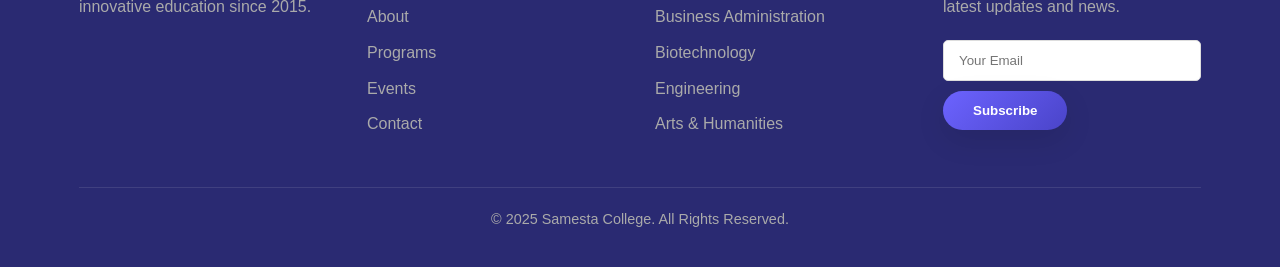
<file: programs.html>
<!DOCTYPE html>
<html lang="en">
<head>
    <meta charset="UTF-8">
    <meta name="viewport" content="width=device-width, initial-scale=1.0">
    <title>Academic Programs | Samesta College</title>
    <link rel="stylesheet" href="https://cdnjs.cloudflare.com/ajax/libs/font-awesome/6.4.0/css/all.min.css">
    <link rel="stylesheet" href="styles/styles.css">
</head>
<body>
    <!-- Header & Navigation -->
    <header id="header">
        <div class="container">
            <nav class="navbar">
                <a href="index.html" class="logo"><i class="fas fa-graduation-cap"></i> Samesta College</a>
                <div class="menu-toggle" id="menu-toggle">
                    <i class="fas fa-bars"></i>
                </div>
                <ul class="nav-links" id="nav-links">
                    <li><a href="index.html">Home</a></li>
                    <li><a href="about.html">About</a></li>
                    <li><a href="programs.html" class="active">Programs</a></li>
                    <li><a href="testimonials.html">Testimonials</a></li>
                    <li><a href="events.html">Events</a></li>
                    <li><a href="contact.html">Contact</a></li>
                </ul>
            </nav>
        </div>
    </header>

    <!-- Page Hero -->
    <section class="page-hero">
        <div class="container">
            <h1>Academic Programs</h1>
            <div class="breadcrumb">
                <a href="index.html">Home</a>
                <span>></span>
                <span>Programs</span>
            </div>
        </div>
    </section>

    <!-- Programs Section -->
    <section class="programs-page">
        <div class="container">
            <div class="program-categories">
                <button class="category-btn active" data-filter="all">All Programs</button>
                <button class="category-btn" data-filter="undergraduate">Undergraduate</button>
                <button class="category-btn" data-filter="graduate">Graduate</button>
                <button class="category-btn" data-filter="professional">Professional</button>
            </div>
            
            <div class="programs-grid">
                <div class="program-card" data-category="undergraduate">
                    <div class="program-img">
                        <i class="fas fa-laptop-code"></i>
                    </div>
                    <div class="program-content">
                        <h3>Computer Science</h3>
                        <p>Bachelor of Science in Computer Science with specializations in AI, Cybersecurity, and Software Engineering.</p>
                        <a href="#" class="btn">Learn More</a>
                    </div>
                </div>
                <div class="program-card" data-category="undergraduate">
                    <div class="program-img">
                        <i class="fas fa-briefcase"></i>
                    </div>
                    <div class="program-content">
                        <h3>Business Administration</h3>
                        <p>Bachelor of Business Administration with concentrations in Marketing, Finance, and Entrepreneurship.</p>
                        <a href="#" class="btn">Learn More</a>
                    </div>
                </div>
                <div class="program-card" data-category="undergraduate">
                    <div class="program-img">
                        <i class="fas fa-flask"></i>
                    </div>
                    <div class="program-content">
                        <h3>Biotechnology</h3>
                        <p>Bachelor of Science in Biotechnology focusing on genetic engineering, pharmaceuticals, and bioinformatics.</p>
                        <a href="#" class="btn">Learn More</a>
                    </div>
                </div>
                <div class="program-card" data-category="graduate">
                    <div class="program-img">
                        <i class="fas fa-desktop"></i>
                    </div>
                    <div class="program-content">
                        <h3>Data Science</h3>
                        <p>Master of Science in Data Science with advanced coursework in machine learning and big data analytics.</p>
                        <a href="#" class="btn">Learn More</a>
                    </div>
                </div>
                <div class="program-card" data-category="graduate">
                    <div class="program-img">
                        <i class="fas fa-chart-line"></i>
                    </div>
                    <div class="program-content">
                        <h3>MBA</h3>
                        <p>Master of Business Administration designed for working professionals with flexible scheduling options.</p>
                        <a href="#" class="btn">Learn More</a>
                    </div>
                </div>
                <div class="program-card" data-category="professional">
                    <div class="program-img">
                        <i class="fas fa-certificate"></i>
                    </div>
                    <div class="program-content">
                        <h3>Professional Certificates</h3>
                        <p>Short-term certificate programs in high-demand fields like digital marketing, project management, and UX design.</p>
                        <a href="#" class="btn">Learn More</a>
                    </div>
                </div>
            </div>
        </div>
    </section>

    <!-- Footer -->
    <footer>
        <div class="container">
            <div class="footer-content">
                <div class="footer-col">
                    <h3>Samesta College</h3>
                    <p>Shaping future leaders through innovative education since 2015.</p>
                </div>
                <div class="footer-col">
                    <h3>Quick Links</h3>
                    <ul class="footer-links">
                        <li><a href="index.html">Home</a></li>
                        <li><a href="about.html">About</a></li>
                        <li><a href="programs.html">Programs</a></li>
                        <li><a href="events.html">Events</a></li>
                        <li><a href="contact.html">Contact</a></li>
                    </ul>
                </div>
                <div class="footer-col">
                    <h3>Programs</h3>
                    <ul class="footer-links">
                        <li><a href="programs.html">Computer Science</a></li>
                        <li><a href="programs.html">Business Administration</a></li>
                        <li><a href="programs.html">Biotechnology</a></li>
                        <li><a href="programs.html">Engineering</a></li>
                        <li><a href="programs.html">Arts & Humanities</a></li>
                    </ul>
                </div>
                <div class="footer-col">
                    <h3>Newsletter</h3>
                    <p>Subscribe to our newsletter for the latest updates and news.</p>
                    <form class="newsletter-form">
                        <input type="email" placeholder="Your Email" class="form-control" style="margin-bottom: 10px;">
                        <button type="submit" class="btn">Subscribe</button>
                    </form>
                </div>
            </div>
            <div class="footer-bottom">
                <p>&copy; 2025 Samesta College. All Rights Reserved.</p>
            </div>
        </div>
    </footer>

    <script src="script/script.js"></script>
</body>
</html>
</file>
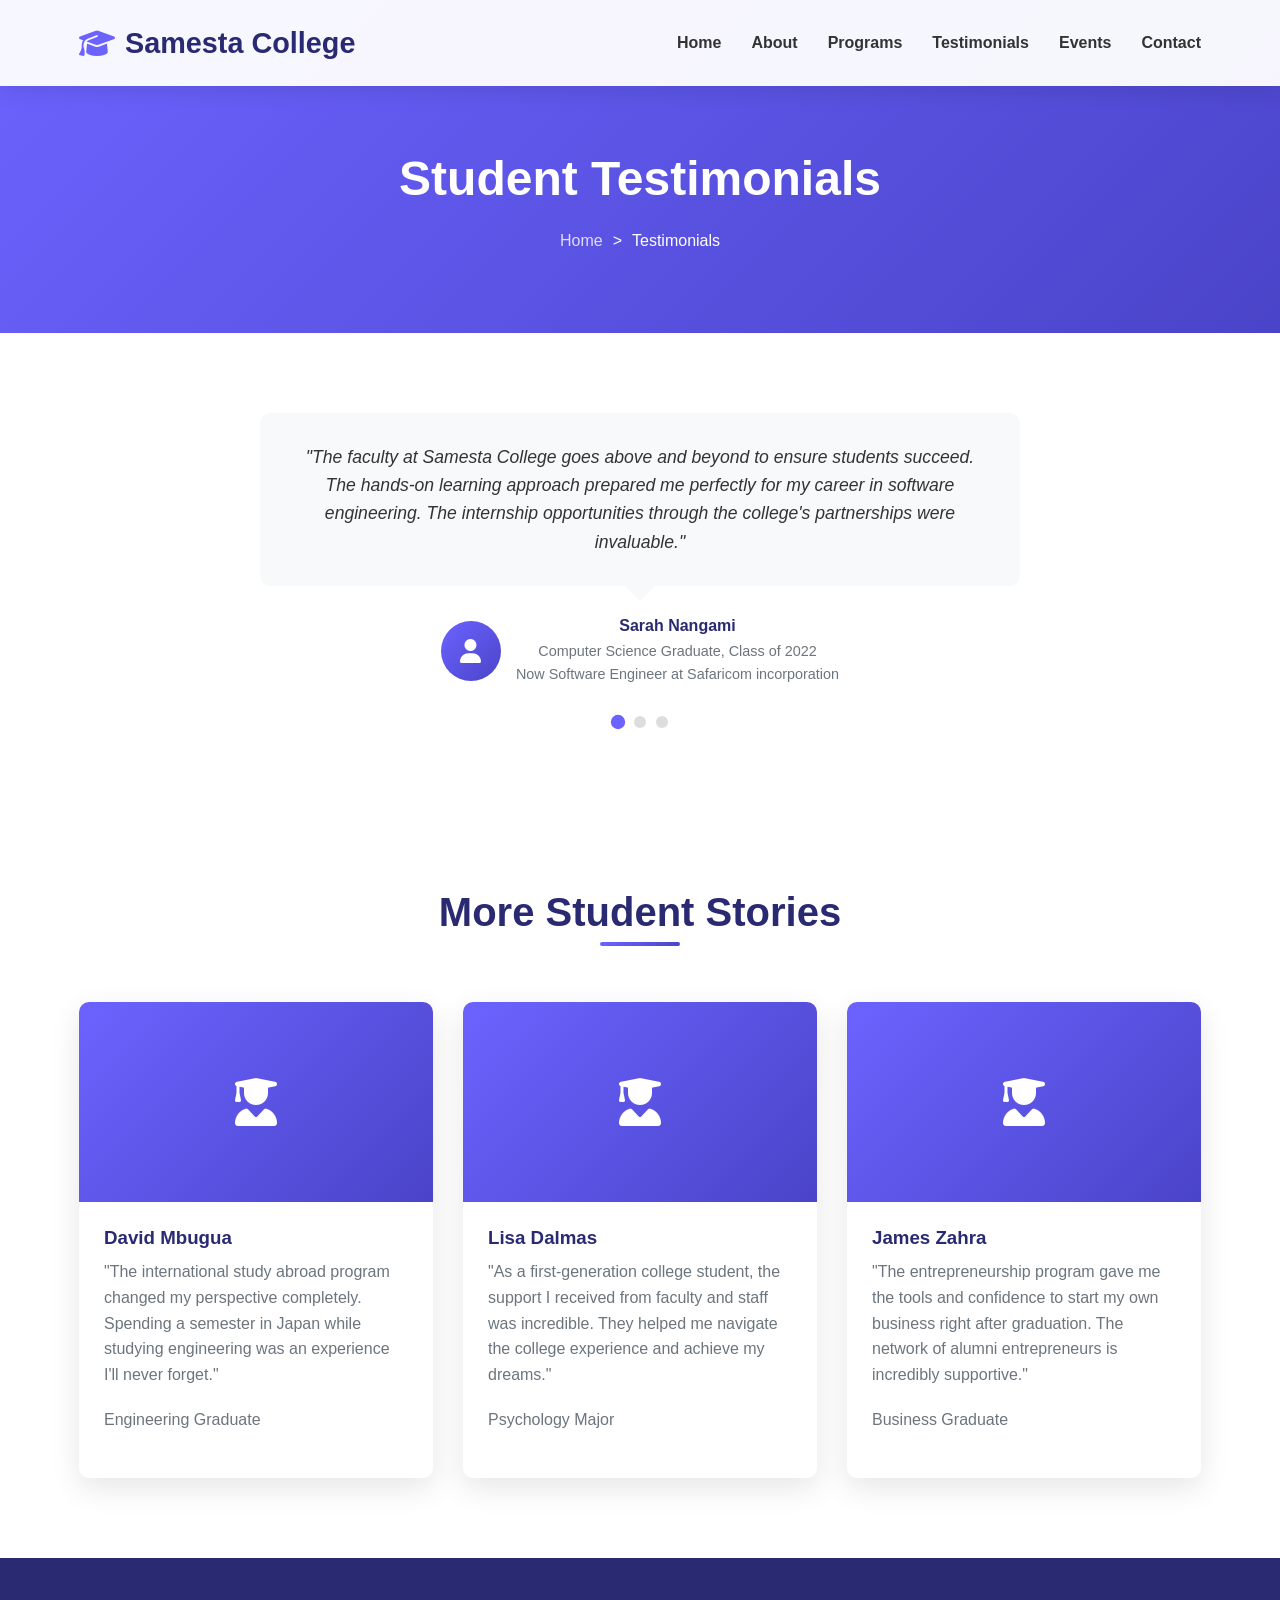
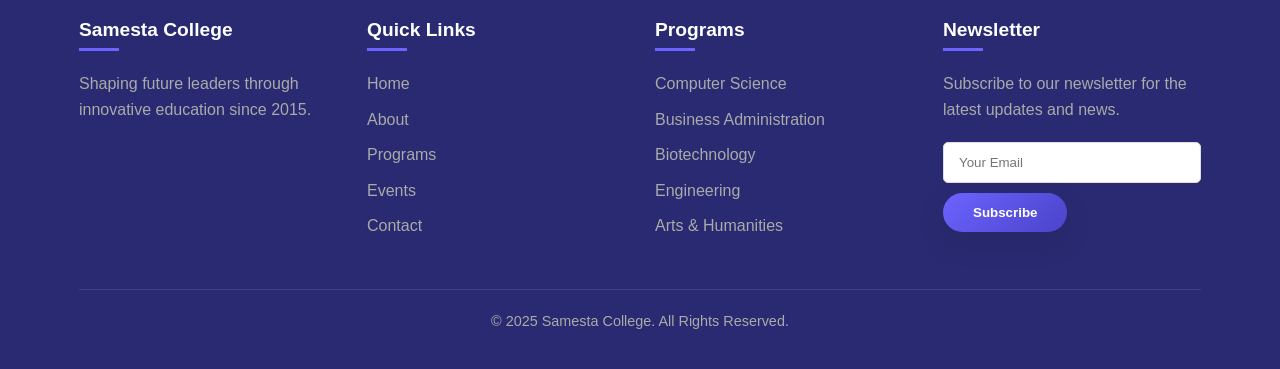
<file: testimonials.html>
<!DOCTYPE html>
<html lang="en">
<head>
    <meta charset="UTF-8">
    <meta name="viewport" content="width=device-width, initial-scale=1.0">
    <title>Student Testimonials | Samesta College</title>
    <link rel="stylesheet" href="https://cdnjs.cloudflare.com/ajax/libs/font-awesome/6.4.0/css/all.min.css">
    <link rel="stylesheet" href="styles/styles.css">
</head>
<body>
    <!-- Header & Navigation -->
    <header id="header">
        <div class="container">
            <nav class="navbar">
                <a href="index.html" class="logo"><i class="fas fa-graduation-cap"></i> Samesta College</a>
                <div class="menu-toggle" id="menu-toggle">
                    <i class="fas fa-bars"></i>
                </div>
                <ul class="nav-links" id="nav-links">
                    <li><a href="index.html">Home</a></li>
                    <li><a href="about.html">About</a></li>
                    <li><a href="programs.html">Programs</a></li>
                    <li><a href="testimonials.html" class="active">Testimonials</a></li>
                    <li><a href="events.html">Events</a></li>
                    <li><a href="contact.html">Contact</a></li>
                </ul>
            </nav>
        </div>
    </header>

    <!-- Page Hero -->
    <section class="page-hero">
        <div class="container">
            <h1>Student Testimonials</h1>
            <div class="breadcrumb">
                <a href="index.html">Home</a>
                <span>></span>
                <span>Testimonials</span>
            </div>
        </div>
    </section>

    <!-- Testimonials Section -->
    <section class="testimonials">
        <div class="container">
            <div class="testimonial-carousel">
                <div class="testimonial-slide active">
                    <div class="testimonial-content">
                        <p>"The faculty at Samesta College goes above and beyond to ensure students succeed. The hands-on learning approach prepared me perfectly for my career in software engineering. The internship opportunities through the college's partnerships were invaluable."</p>
                    </div>
                    <div class="testimonial-author">
                        <div class="author-img">
                            <i class="fas fa-user"></i>
                        </div>
                        <div class="author-info">
                            <h4>Sarah Nangami</h4>
                            <p>Computer Science Graduate, Class of 2022</p>
                            <p>Now Software Engineer at Safaricom incorporation</p>
                        </div>
                    </div>
                </div>
                <div class="testimonial-slide">
                    <div class="testimonial-content">
                        <p>"The diverse campus community and extensive extracurricular opportunities made my college experience unforgettable. I formed lifelong friendships and professional connections. The career services department helped me secure my first job before I even graduated."</p>
                    </div>
                    <div class="testimonial-author">
                        <div class="author-img">
                            <i class="fas fa-user"></i>
                        </div>
                        <div class="author-info">
                            <h4>Michael Kariuki</h4>
                            <p>Business Administration Student</p>
                            <p>Intern at Global Finance Inc.</p>
                        </div>
                    </div>
                </div>
                <div class="testimonial-slide">
                    <div class="testimonial-content">
                        <p>"The research opportunities available to undergraduates at Samesta College are exceptional. I was able to work on cutting-edge projects that directly impacted my field of study. The mentorship from professors who are leaders in their fields was transformative."</p>
                    </div>
                    <div class="testimonial-author">
                        <div class="author-img">
                            <i class="fas fa-user"></i>
                        </div>
                        <div class="author-info">
                            <h4>Emily Koki</h4>
                            <p>Biotechnology Major, Class of 2023</p>
                            <p>Research Assistant at BioInnovate Labs</p>
                        </div>
                    </div>
                </div>
                <div class="carousel-controls">
                    <span class="carousel-dot active" data-slide="0"></span>
                    <span class="carousel-dot" data-slide="1"></span>
                    <span class="carousel-dot" data-slide="2"></span>
                </div>
            </div>
        </div>
    </section>

    <!-- Additional Testimonials -->
    <section class="programs" style="background: white;">
        <div class="container">
            <div class="section-title">
                <h2>More Student Stories</h2>
            </div>
            <div class="programs-grid">
                <div class="program-card">
                    <div class="program-img">
                        <i class="fas fa-user-graduate"></i>
                    </div>
                    <div class="program-content">
                        <h3>David Mbugua</h3>
                        <p>"The international study abroad program changed my perspective completely. Spending a semester in Japan while studying engineering was an experience I'll never forget."</p>
                        <p class="testimonial-meta">Engineering Graduate</p>
                    </div>
                </div>
                <div class="program-card">
                    <div class="program-img">
                        <i class="fas fa-user-graduate"></i>
                    </div>
                    <div class="program-content">
                        <h3>Lisa Dalmas</h3>
                        <p>"As a first-generation college student, the support I received from faculty and staff was incredible. They helped me navigate the college experience and achieve my dreams."</p>
                        <p class="testimonial-meta">Psychology Major</p>
                    </div>
                </div>
                <div class="program-card">
                    <div class="program-img">
                        <i class="fas fa-user-graduate"></i>
                    </div>
                    <div class="program-content">
                        <h3>James Zahra</h3>
                        <p>"The entrepreneurship program gave me the tools and confidence to start my own business right after graduation. The network of alumni entrepreneurs is incredibly supportive."</p>
                        <p class="testimonial-meta">Business Graduate</p>
                    </div>
                </div>
            </div>
        </div>
    </section>

    <!-- Footer -->
    <footer>
        <div class="container">
            <div class="footer-content">
                <div class="footer-col">
                    <h3>Samesta College</h3>
                    <p>Shaping future leaders through innovative education since 2015.</p>
                </div>
                <div class="footer-col">
                    <h3>Quick Links</h3>
                    <ul class="footer-links">
                        <li><a href="index.html">Home</a></li>
                        <li><a href="about.html">About</a></li>
                        <li><a href="programs.html">Programs</a></li>
                        <li><a href="events.html">Events</a></li>
                        <li><a href="contact.html">Contact</a></li>
                    </ul>
                </div>
                <div class="footer-col">
                    <h3>Programs</h3>
                    <ul class="footer-links">
                        <li><a href="programs.html">Computer Science</a></li>
                        <li><a href="programs.html">Business Administration</a></li>
                        <li><a href="programs.html">Biotechnology</a></li>
                        <li><a href="programs.html">Engineering</a></li>
                        <li><a href="programs.html">Arts & Humanities</a></li>
                    </ul>
                </div>
                <div class="footer-col">
                    <h3>Newsletter</h3>
                    <p>Subscribe to our newsletter for the latest updates and news.</p>
                    <form class="newsletter-form">
                        <input type="email" placeholder="Your Email" class="form-control" style="margin-bottom: 10px;">
                        <button type="submit" class="btn">Subscribe</button>
                    </form>
                </div>
            </div>
            <div class="footer-bottom">
                <p>&copy; 2025 Samesta College. All Rights Reserved.</p>
            </div>
        </div>
    </footer>

    <script src="script/script.js"></script>
</body>
</html>
</file>
<file: styles/styles.css>
/* CSS Variables */
:root {
    --primary: #6c63ff;
    --secondary: #4a44c9;
    --accent: #ff6584;
    --dark: #2a2a72;
    --light: #f8f9fa;
    --gray: #6c757d;
    --gradient: linear-gradient(135deg, var(--primary), var(--secondary));
    --shadow: 0 10px 30px rgba(0, 0, 0, 0.1);
    --transition: all 0.3s ease;
}

/* Reset & Base Styles */
* {
    margin: 0;
    padding: 0;
    box-sizing: border-box;
}

html {
    scroll-behavior: smooth;
}

body {
    font-family: 'Segoe UI', Tahoma, Geneva, Verdana, sans-serif;
    line-height: 1.6;
    color: #333;
    background-color: var(--light);
    overflow-x: hidden;
}

h1, h2, h3, h4, h5 {
    font-weight: 700;
    line-height: 1.2;
    margin-bottom: 1rem;
}

p {
    margin-bottom: 1rem;
}

a {
    text-decoration: none;
    color: inherit;
}

ul {
    list-style: none;
}

img {
    max-width: 100%;
    height: auto;
}

.container {
    width: 90%;
    max-width: 1200px;
    margin: 0 auto;
    padding: 0 15px;
}

.btn {
    display: inline-block;
    padding: 12px 30px;
    background: var(--gradient);
    color: white;
    border-radius: 30px;
    font-weight: 600;
    transition: var(--transition);
    border: none;
    cursor: pointer;
    box-shadow: var(--shadow);
}

.btn:hover {
    transform: translateY(-3px);
    box-shadow: 0 15px 30px rgba(0, 0, 0, 0.2);
}

.btn-outline {
    background: transparent;
    border: 2px solid var(--primary);
    color: var(--primary);
}

.btn-outline:hover {
    background: var(--gradient);
    color: white;
}

section {
    padding: 80px 0;
}

.section-title {
    text-align: center;
    margin-bottom: 50px;
}

.section-title h2 {
    font-size: 2.5rem;
    color: var(--dark);
    position: relative;
    display: inline-block;
}

.section-title h2::after {
    content: '';
    position: absolute;
    bottom: -10px;
    left: 50%;
    transform: translateX(-50%);
    width: 80px;
    height: 4px;
    background: var(--gradient);
    border-radius: 2px;
}

/* Header & Navigation */
header {
    position: fixed;
    top: 0;
    left: 0;
    width: 100%;
    z-index: 1000;
    background: rgba(255, 255, 255, 0.95);
    box-shadow: 0 5px 20px rgba(0, 0, 0, 0.1);
    transition: var(--transition);
}

header.scrolled {
    background: white;
    padding: 10px 0;
}

.navbar {
    display: flex;
    justify-content: space-between;
    align-items: center;
    padding: 20px 0;
}

.logo {
    font-size: 1.8rem;
    font-weight: 700;
    color: var(--dark);
    display: flex;
    align-items: center;
}

.logo i {
    color: var(--primary);
    margin-right: 10px;
}

.nav-links {
    display: flex;
}

.nav-links li {
    margin-left: 30px;
}

.nav-links a {
    font-weight: 600;
    position: relative;
    padding: 5px 0;
}

.nav-links a::after {
    content: '';
    position: absolute;
    bottom: 0;
    left: 0;
    width: 0;
    height: 2px;
    background: var(--gradient);
    transition: var(--transition);
}

.nav-links a:hover::after {
    width: 100%;
}

.menu-toggle {
    display: none;
    font-size: 1.5rem;
    cursor: pointer;
}

/* Hero Section */
.hero {
    padding: 150px 0 100px;
    background: var(--gradient);
    color: white;
    position: relative;
    overflow: hidden;
}

.hero::before {
    content: '';
    position: absolute;
    top: 0;
    left: 0;
    width: 100%;
    height: 100%;
    background: url('[data-uri]');
    opacity: 0.2;
}

.hero-content {
    position: relative;
    z-index: 1;
    max-width: 600px;
}

.hero h1 {
    font-size: 3.5rem;
    margin-bottom: 20px;
    line-height: 1.1;
}

.hero p {
    font-size: 1.2rem;
    margin-bottom: 30px;
    opacity: 0.9;
}

.hero-btns {
    display: flex;
    gap: 15px;
}

.hero-btns .btn {
    background: rgba(255, 255, 255, 0.2);
    backdrop-filter: blur(10px);
    border: 1px solid rgba(255, 255, 255, 0.3);
}

.hero-btns .btn:hover {
    background: white;
    color: var(--primary);
}

/* About Section */
.about {
    background: white;
}

.about-content {
    display: grid;
    grid-template-columns: 1fr 1fr;
    gap: 50px;
    align-items: center;
}

.about-text h2 {
    font-size: 2.2rem;
    color: var(--dark);
    margin-bottom: 20px;
}

.about-text p {
    margin-bottom: 20px;
    color: var(--gray);
}

.about-stats {
    display: grid;
    grid-template-columns: repeat(3, 1fr);
    gap: 20px;
    margin-top: 30px;
}

.stat {
    text-align: center;
    padding: 20px;
    border-radius: 10px;
    background: var(--light);
    box-shadow: var(--shadow);
}

.stat h3 {
    font-size: 2.5rem;
    color: var(--primary);
    margin-bottom: 5px;
}

.stat p {
    font-weight: 600;
    color: var(--dark);
    margin: 0;
}

/* Programs Section */
.programs {
    background: var(--light);
}

.programs-grid {
    display: grid;
    grid-template-columns: repeat(auto-fit, minmax(300px, 1fr));
    gap: 30px;
}

.program-card {
    background: white;
    border-radius: 10px;
    overflow: hidden;
    box-shadow: var(--shadow);
    transition: var(--transition);
}

.program-card:hover {
    transform: translateY(-10px);
}

.program-img {
    height: 200px;
    background: var(--gradient);
    display: flex;
    align-items: center;
    justify-content: center;
    color: white;
    font-size: 3rem;
}

.program-content {
    padding: 25px;
}

.program-content h3 {
    color: var(--dark);
    margin-bottom: 10px;
}

.program-content p {
    color: var(--gray);
    margin-bottom: 20px;
}

/* Testimonials Section */
.testimonials {
    background: white;
    position: relative;
    overflow: hidden;
}

.testimonial-carousel {
    position: relative;
    max-width: 800px;
    margin: 0 auto;
}

.testimonial-slide {
    display: none;
    text-align: center;
    padding: 0 20px;
}

.testimonial-slide.active {
    display: block;
    animation: fadeIn 0.5s ease;
}

@keyframes fadeIn {
    from { opacity: 0; }
    to { opacity: 1; }
}

.testimonial-content {
    background: var(--light);
    padding: 30px;
    border-radius: 10px;
    margin-bottom: 30px;
    position: relative;
}

.testimonial-content::after {
    content: '';
    position: absolute;
    bottom: -15px;
    left: 50%;
    transform: translateX(-50%);
    width: 0;
    height: 0;
    border-left: 15px solid transparent;
    border-right: 15px solid transparent;
    border-top: 15px solid var(--light);
}

.testimonial-content p {
    font-style: italic;
    font-size: 1.1rem;
    margin-bottom: 0;
}

.testimonial-author {
    display: flex;
    align-items: center;
    justify-content: center;
}

.author-img {
    width: 60px;
    height: 60px;
    border-radius: 50%;
    background: var(--gradient);
    display: flex;
    align-items: center;
    justify-content: center;
    color: white;
    font-size: 1.5rem;
    margin-right: 15px;
}

.author-info h4 {
    margin-bottom: 5px;
    color: var(--dark);
}

.author-info p {
    color: var(--gray);
    margin: 0;
    font-size: 0.9rem;
}

.carousel-controls {
    display: flex;
    justify-content: center;
    margin-top: 30px;
}

.carousel-dot {
    width: 12px;
    height: 12px;
    border-radius: 50%;
    background: #ddd;
    margin: 0 5px;
    cursor: pointer;
    transition: var(--transition);
}

.carousel-dot.active {
    background: var(--primary);
    transform: scale(1.2);
}

/* Events Section */
.events {
    background: var(--light);
}

.events-grid {
    display: grid;
    grid-template-columns: repeat(auto-fit, minmax(300px, 1fr));
    gap: 30px;
}

.event-card {
    background: white;
    border-radius: 10px;
    overflow: hidden;
    box-shadow: var(--shadow);
    display: flex;
}

.event-date {
    background: var(--gradient);
    color: white;
    padding: 20px;
    display: flex;
    flex-direction: column;
    align-items: center;
    justify-content: center;
    min-width: 100px;
}

.event-date .day {
    font-size: 2rem;
    font-weight: 700;
    line-height: 1;
}

.event-date .month {
    font-size: 0.9rem;
    text-transform: uppercase;
}

.event-content {
    padding: 20px;
}

.event-content h3 {
    color: var(--dark);
    margin-bottom: 10px;
}

.event-content p {
    color: var(--gray);
    font-size: 0.9rem;
    margin-bottom: 15px;
}

.event-meta {
    display: flex;
    font-size: 0.8rem;
    color: var(--gray);
}

.event-meta span {
    margin-right: 15px;
    display: flex;
    align-items: center;
}

.event-meta i {
    margin-right: 5px;
}

/* Contact Section */
.contact {
    background: white;
}

.contact-content {
    display: grid;
    grid-template-columns: 1fr 1fr;
    gap: 50px;
}

.contact-info h3 {
    color: var(--dark);
    margin-bottom: 20px;
}

.contact-details {
    margin-bottom: 30px;
}

.contact-item {
    display: flex;
    margin-bottom: 15px;
}

.contact-icon {
    width: 40px;
    height: 40px;
    background: var(--gradient);
    border-radius: 50%;
    display: flex;
    align-items: center;
    justify-content: center;
    color: white;
    margin-right: 15px;
}

.contact-text h4 {
    margin-bottom: 5px;
    color: var(--dark);
}

.contact-text p {
    margin: 0;
    color: var(--gray);
}

.social-links {
    display: flex;
    gap: 15px;
}

.social-links a {
    width: 40px;
    height: 40px;
    background: var(--light);
    border-radius: 50%;
    display: flex;
    align-items: center;
    justify-content: center;
    transition: var(--transition);
}

.social-links a:hover {
    background: var(--gradient);
    color: white;
    transform: translateY(-5px);
}

.contact-form {
    background: var(--light);
    padding: 30px;
    border-radius: 10px;
}

.form-group {
    margin-bottom: 20px;
}

.form-group label {
    display: block;
    margin-bottom: 5px;
    font-weight: 600;
    color: var(--dark);
}

.form-control {
    width: 100%;
    padding: 12px 15px;
    border: 1px solid #ddd;
    border-radius: 5px;
    font-family: inherit;
    transition: var(--transition);
}

.form-control:focus {
    outline: none;
    border-color: var(--primary);
    box-shadow: 0 0 0 3px rgba(108, 99, 255, 0.2);
}

textarea.form-control {
    min-height: 150px;
    resize: vertical;
}

/* Footer */
footer {
    background: var(--dark);
    color: white;
    padding: 60px 0 20px;
}

.footer-content {
    display: grid;
    grid-template-columns: repeat(4, 1fr);
    gap: 30px;
    margin-bottom: 40px;
}

.footer-col h3 {
    font-size: 1.2rem;
    margin-bottom: 20px;
    position: relative;
    padding-bottom: 10px;
}

.footer-col h3::after {
    content: '';
    position: absolute;
    bottom: 0;
    left: 0;
    width: 40px;
    height: 3px;
    background: var(--primary);
}

.footer-col p {
    color: #aaa;
    margin-bottom: 20px;
}

.footer-links li {
    margin-bottom: 10px;
}

.footer-links a {
    color: #aaa;
    transition: var(--transition);
}

.footer-links a:hover {
    color: white;
    padding-left: 5px;
}

.footer-bottom {
    text-align: center;
    padding-top: 20px;
    border-top: 1px solid rgba(255, 255, 255, 0.1);
    color: #aaa;
    font-size: 0.9rem;
}

/* Page-specific Styles */
.page-hero {
    padding: 150px 0 80px;
    background: var(--gradient);
    color: white;
    text-align: center;
}

.page-hero h1 {
    font-size: 3rem;
    margin-bottom: 20px;
}

.breadcrumb {
    display: flex;
    justify-content: center;
    gap: 10px;
}

.breadcrumb a {
    color: rgba(255, 255, 255, 0.8);
}

.breadcrumb a:hover {
    color: white;
}

.breadcrumb span {
    color: white;
}

/* Programs Page */
.programs-page {
    padding: 80px 0;
}

.program-categories {
    display: flex;
    justify-content: center;
    margin-bottom: 40px;
    flex-wrap: wrap;
    gap: 10px;
}

.category-btn {
    padding: 10px 20px;
    background: var(--light);
    border: none;
    border-radius: 30px;
    cursor: pointer;
    transition: var(--transition);
    font-weight: 600;
}

.category-btn.active {
    background: var(--gradient);
    color: white;
}

/* Responsive Styles */
@media (max-width: 992px) {
    .about-content, .contact-content {
        grid-template-columns: 1fr;
    }
    
    .footer-content {
        grid-template-columns: repeat(2, 1fr);
    }
}

@media (max-width: 768px) {
    .menu-toggle {
        display: block;
    }
    
    .nav-links {
        position: fixed;
        top: 80px;
        left: -100%;
        width: 100%;
        height: calc(100vh - 80px);
        background: white;
        flex-direction: column;
        align-items: center;
        justify-content: flex-start;
        padding-top: 50px;
        transition: var(--transition);
    }
    
    .nav-links.active {
        left: 0;
    }
    
    .nav-links li {
        margin: 15px 0;
    }
    
    .hero h1 {
        font-size: 2.5rem;
    }
    
    .hero-btns {
        flex-direction: column;
        gap: 10px;
    }
    
    .about-stats {
        grid-template-columns: 1fr;
    }
    
    .section-title h2 {
        font-size: 2rem;
    }
    
    .page-hero h1 {
        font-size: 2.5rem;
    }
}

@media (max-width: 576px) {
    .footer-content {
        grid-template-columns: 1fr;
    }
    
    .event-card {
        flex-direction: column;
    }
    
    .event-date {
        flex-direction: row;
        justify-content: center;
        gap: 10px;
        min-height: 80px;
    }
    
    .program-categories {
        flex-direction: column;
        align-items: center;
    }
    
    .category-btn {
        width: 200px;
    }
}
</file>
